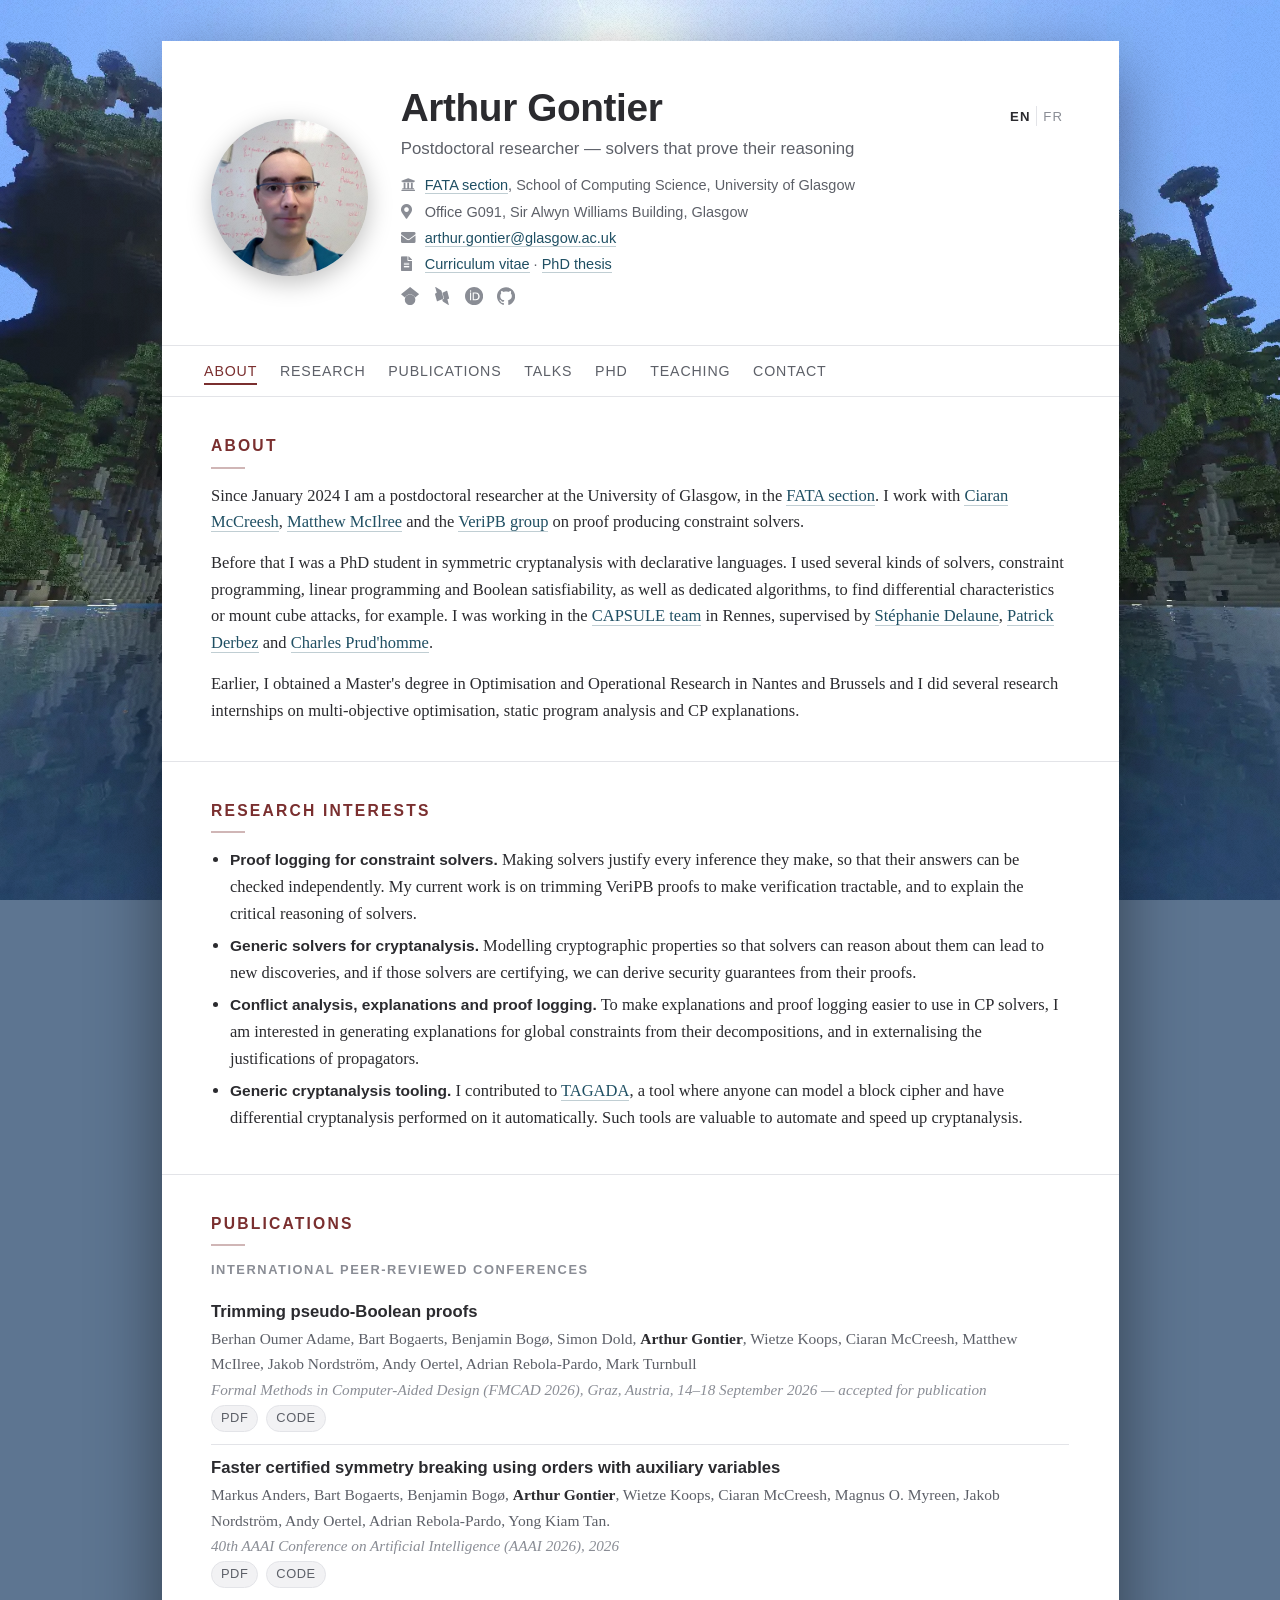
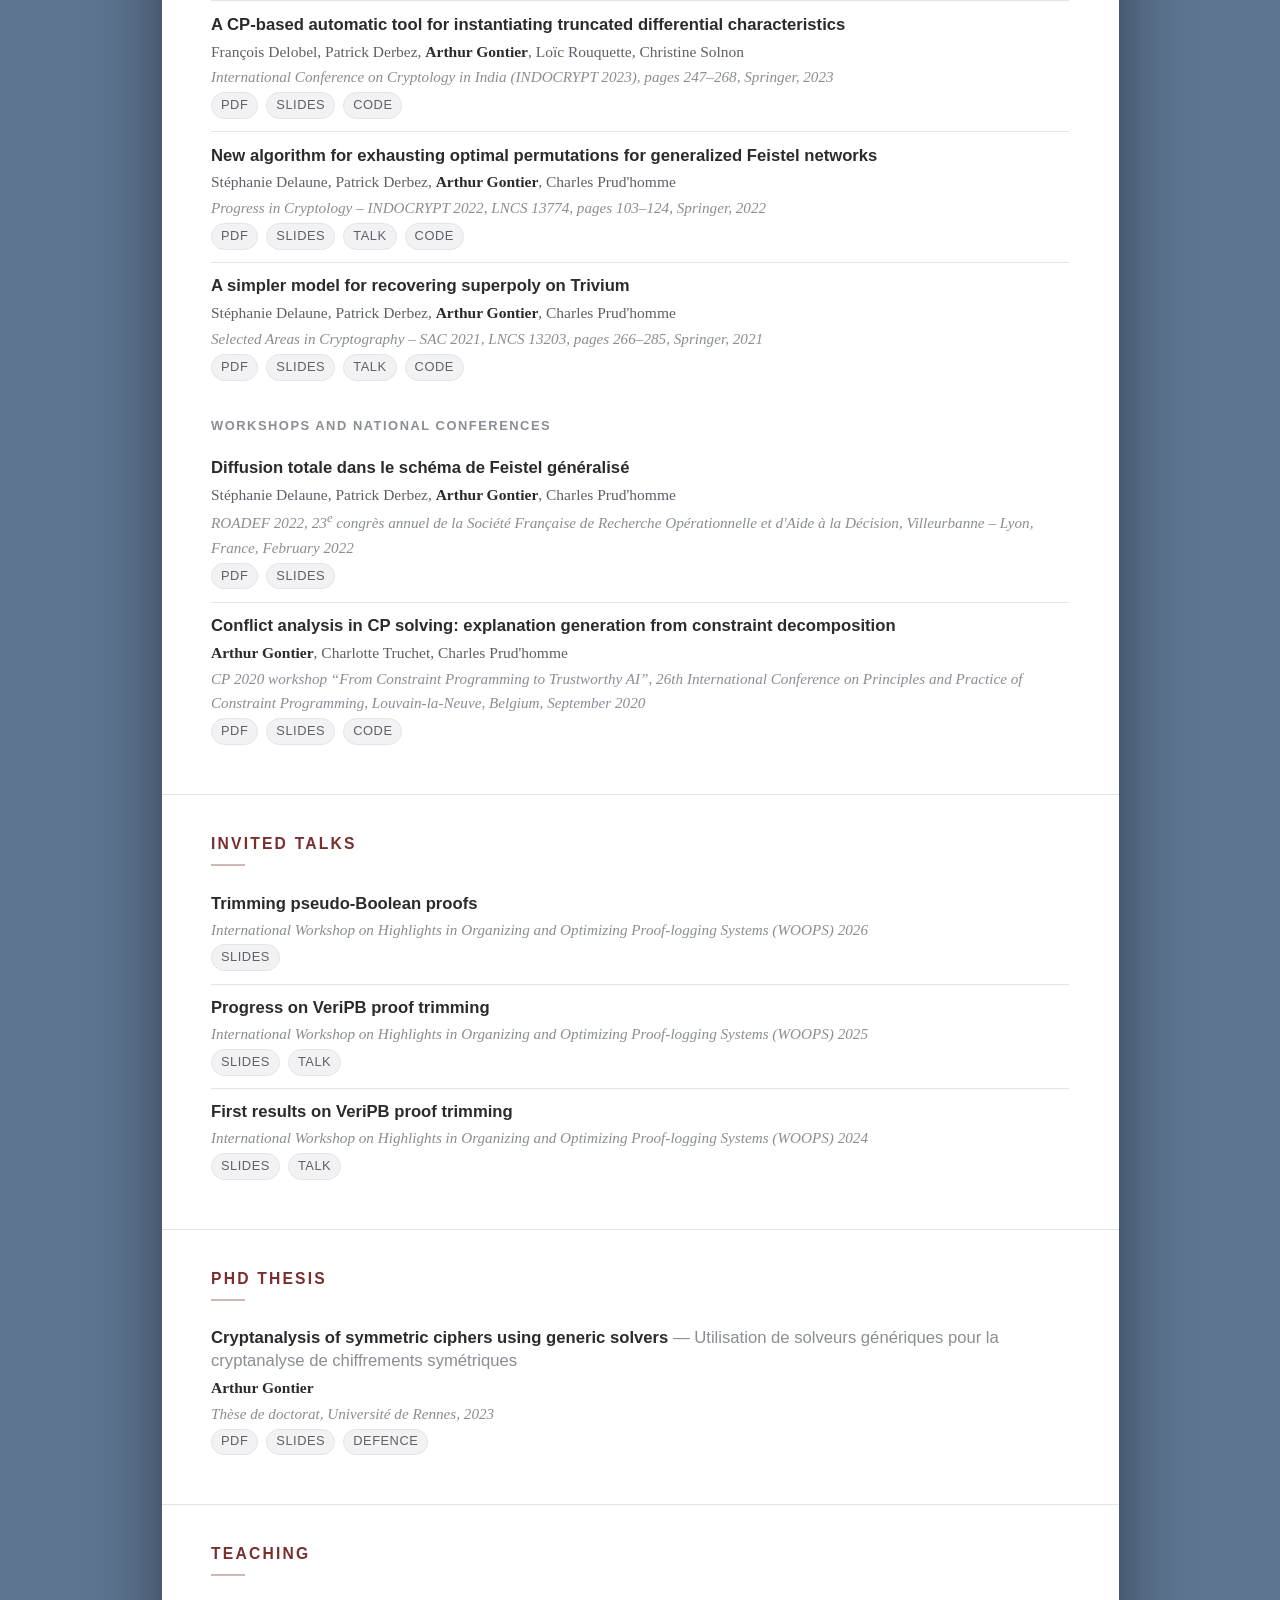
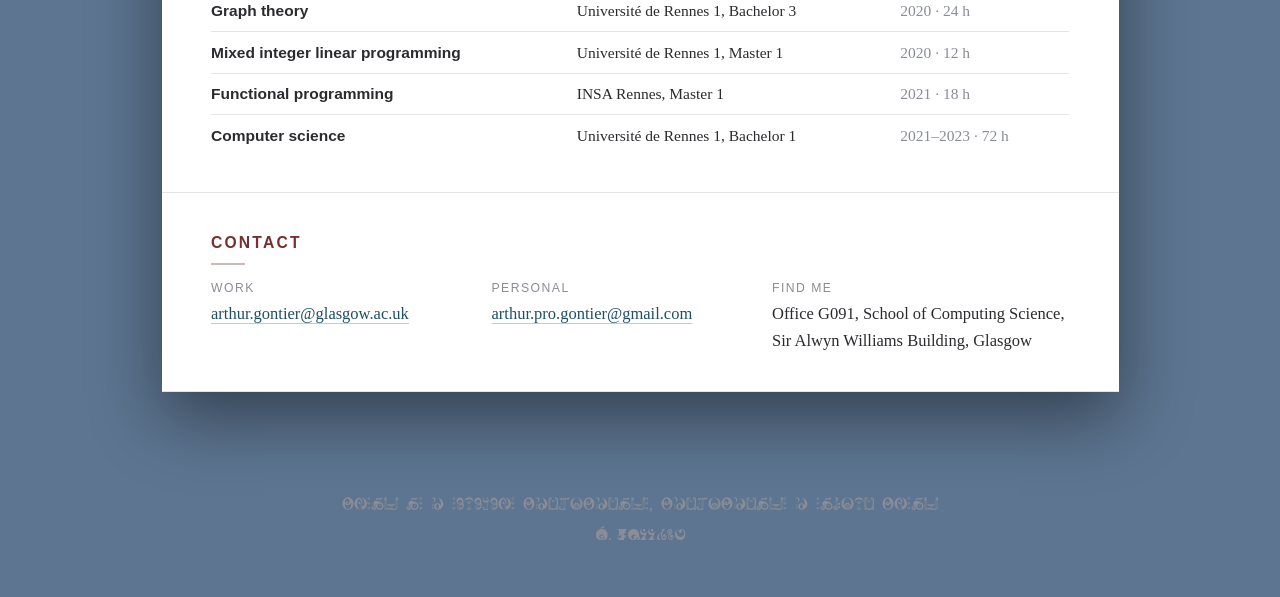
<file: index.html>
<!DOCTYPE HTML>
<html lang="en">
<head>
<title>Arthur Gontier</title>
<meta charset="utf-8" />
<meta name="viewport" content="width=device-width, initial-scale=1" />
<meta name="description" content="Arthur Gontier - postdoctoral researcher, FATA section, University of Glasgow. Constraint solvers, proof logging, cryptanalysis." />
<link rel="icon" href="favicon.ico" sizes="16x16 32x32 48x48" />
<link rel="icon" type="image/png" sizes="32x32" href="favicon-32.png" />
<link rel="icon" type="image/png" sizes="192x192" href="favicon-192.png" />
<link rel="apple-touch-icon" href="apple-touch-icon.png" />
<link rel="canonical" href="https://arthurgontierpro.github.io/" />
<link rel="alternate" hreflang="en" href="https://arthurgontierpro.github.io/" />
<link rel="alternate" hreflang="fr" href="https://arthurgontierpro.github.io/fr/" />
<link rel="alternate" hreflang="x-default" href="https://arthurgontierpro.github.io/" />

<meta property="og:type" content="profile" />
<meta property="og:site_name" content="Arthur Gontier" />
<meta property="og:url" content="https://arthurgontierpro.github.io/" />
<meta property="og:title" content="Arthur Gontier" />
<meta property="og:description" content="Postdoctoral researcher, FATA section, University of Glasgow. Constraint solvers, proof logging, cryptanalysis." />
<meta property="og:image" content="https://arthurgontierpro.github.io/images/me.jpg" />
<meta property="og:image:width" content="480" />
<meta property="og:image:height" content="360" />
<meta property="og:image:alt" content="Arthur Gontier" />
<meta property="og:locale" content="en_GB" />
<meta property="og:locale:alternate" content="fr_FR" />
<meta property="profile:first_name" content="Arthur" />
<meta property="profile:last_name" content="Gontier" />
<meta name="twitter:card" content="summary" />
<meta name="twitter:title" content="Arthur Gontier" />
<meta name="twitter:description" content="Postdoctoral researcher, FATA section, University of Glasgow. Constraint solvers, proof logging, cryptanalysis." />
<meta name="twitter:image" content="https://arthurgontierpro.github.io/images/me.jpg" />
<meta name="twitter:image:alt" content="Arthur Gontier" />

<script>
/* Runs before anything is painted. Adding .js is what switches on the entrance
   animations, so a browser without scripting shows the page as-is instead of a
   blank sheet. The timer is the second half of that guarantee: the reveal
   script at the end of <body> clears it, so if that script never runs to
   completion the page un-hides itself anyway. */
(function (d) {
	var h = d.documentElement;
	h.className = h.className ? h.className + ' js' : 'js';
	window.__revealFailsafe = setTimeout(function () { h.className += ' reveal-all'; }, 3000);
})(document);
</script>
<script>
/* Before the French version had its own URL the language was carried in a query
   string. Those links are still out there, so honour them. */
if (/[?&]lang=fr\b/.test(location.search)) {
	location.replace('fr/' + location.hash);
}
</script>
<link rel="stylesheet" href="assets/css/fontawesome-all.min.css" />
<style>

/* ------------------------------------------------------------------ fonts */

@font-face { font-family: 'mm'; src: url(assets/css/MadokaMusical.ttf) format('truetype'); font-display: swap; }
@font-face { font-family: 'mr'; src: url(assets/css/runes.ttf) format('truetype'); font-display: swap; }

/* ------------------------------------------------------------------ base  */

:root {
	--sheet:      #ffffff;
	--ink:        #2b2b2f;
	--ink-soft:   #5d6068;
	--ink-faint:  #8a8d95;
	--rule:       #e3e4e8;
	--accent:     #7a2f2f;
	--accent-alt: #1f4f63;
	--tag:        #f2f2f4;
	--maxw:       58em;
}

* { box-sizing: border-box; }

html { scroll-behavior: smooth; scroll-padding-top: 4.5em; }

body {
	margin: 0;
	/* Painted immediately (average colour of bg.jpg) so the page is never
	   blank while the photo downloads on a slow connection. */
	background-color: #5d7591;
	background-image: url("assets/css/images/overlay.png"), url("assets/css/images/bg.jpg");
	background-repeat: repeat, no-repeat;
	background-size: auto, cover;
	background-attachment: fixed;
	background-position: center;
	font-family: Georgia, 'Times New Roman', serif;
	font-size: 16.5px;
	line-height: 1.62;
	color: var(--ink);
	-webkit-text-size-adjust: 100%;
}

/* Serve WebP (~135K vs ~198K) where the browser supports it. Declared as an
   override so browsers without image-set() keep the JPEG above. */
@supports (background-image: image-set(url("assets/css/images/bg.webp") type("image/webp"))) {
	body {
		background-image:
			url("assets/css/images/overlay.png"),
			image-set(url("assets/css/images/bg.webp") type("image/webp"),
			          url("assets/css/images/bg.jpg")  type("image/jpeg"));
	}
}

/* Phones/tablets: a 1024px-wide copy (~32K WebP / ~52K JPEG) is plenty at these
   viewport sizes, and background-attachment:fixed is dropped because it forces
   a full-screen repaint on every scroll frame on mobile GPUs. */
@media screen and (max-width: 980px) {
	body {
		background-image: url("assets/css/images/overlay.png"), url("assets/css/images/bg-small.jpg");
		background-attachment: scroll;
	}
}

@supports (background-image: image-set(url("assets/css/images/bg.webp") type("image/webp"))) {
	@media screen and (max-width: 980px) {
		body {
			background-image:
				url("assets/css/images/overlay.png"),
				image-set(url("assets/css/images/bg-small.webp") type("image/webp"),
				          url("assets/css/images/bg-small.jpg")  type("image/jpeg"));
		}
	}
}

/* Users who have asked their browser to save data get the flat colour only. */
@media (prefers-reduced-data: reduce) {
	body { background-image: url("assets/css/images/overlay.png"); }
}

@media screen and (max-width: 736px) { body { font-size: 15.5px; } }

a { color: var(--accent-alt); text-decoration: none; border-bottom: 1px solid rgba(31,79,99,0.28); }
a:hover { color: var(--accent); border-bottom-color: rgba(122,47,47,0.5); }

h1, h2, h3 { font-family: 'Helvetica Neue', Helvetica, Arial, sans-serif; font-weight: 600; letter-spacing: -0.01em; }

/* ------------------------------------------------------------------ shell */

#sheet {
	max-width: var(--maxw);
	margin: 2.5em auto 3.5em auto;
	background: var(--sheet);
	box-shadow: 0 1.5em 4em rgba(0,0,0,0.45);
	transition: opacity 0.9s ease-in-out, transform 0.9s ease-in-out;
}

/* The entrance animations start from opacity:0, so they are applied only once
   the inline head script has set .js on <html>. Without scripting the page is
   simply visible, rather than a permanently blank white sheet. */
html.js #sheet { opacity: 0; transform: translateY(0.6em); }
html.js body.is-ready #sheet { opacity: 1; transform: none; }

@media screen and (max-width: 980px) { #sheet { margin: 0 auto; } }

/* ------------------------------------------------------------------ header */

header.masthead .identity { flex: 1 1 auto; min-width: 0; }

header.masthead {
	display: flex;
	align-items: center;
	gap: 2em;
	padding: 2.75em 3em 2.25em 3em;
	border-bottom: 1px solid var(--rule);
}

header.masthead .portrait {
	position: relative;
	flex: 0 0 auto;
	width: 9.5em;
	height: 9.5em;
	border-radius: 50%;
	overflow: hidden;
	box-shadow: 0 0.4em 1.5em rgba(0,0,0,0.25);
}

header.masthead .portrait img {
	display: block; width: 100%; height: 100%;
	object-fit: cover; object-position: center;
	transition: transform 0.8s ease;
}

header.masthead .portrait:hover img { transform: scale(1.06); }

header.masthead .portrait:after {
	content: ''; position: absolute; inset: 0;
	background: url("assets/css/images/overlay.png");
	opacity: 0.35; pointer-events: none;
}

header.masthead h1 {
	margin: 0 0 0.15em 0;
	font-size: 2.35em;
	line-height: 1.1;
}

header.masthead .role {
	margin: 0 0 0.7em 0;
	font-family: 'Helvetica Neue', Helvetica, Arial, sans-serif;
	font-size: 1.02em;
	color: var(--ink-soft);
}

header.masthead ul.facts {
	list-style: none;
	margin: 0; padding: 0;
	font-family: 'Helvetica Neue', Helvetica, Arial, sans-serif;
	font-size: 0.88em;
	color: var(--ink-soft);
}

header.masthead ul.facts li { margin: 0.2em 0; }

header.masthead ul.facts li.idlinks { display: flex; align-items: center; gap: 0.95em; margin-top: 0.7em; }

header.masthead ul.facts li.idlinks a {
	display: block;
	border: none;
	color: var(--ink-faint);
	transition: color 0.25s ease, transform 0.25s ease;
}

header.masthead ul.facts li.idlinks a:hover { color: var(--accent); transform: translateY(-2px); }

header.masthead ul.facts li.idlinks svg {
	display: block;
	width: 1.25em;
	height: 1.25em;
	fill: currentColor;
}
header.masthead ul.facts li .fas, header.masthead ul.facts li .far { color: var(--ink-faint); width: 1.2em; margin-right: 0.45em; }

/* ------------------------------------------------------------------ nav */

nav#nav {
	position: sticky; top: 0; z-index: 10;
	display: flex; flex-wrap: wrap;
	gap: 0.25em 1.6em;
	padding: 0.75em 3em;
	background: rgba(255,255,255,0.96);
	backdrop-filter: blur(6px);
	border-bottom: 1px solid var(--rule);
	font-family: 'Helvetica Neue', Helvetica, Arial, sans-serif;
	font-size: 0.86em;
	letter-spacing: 0.06em;
	text-transform: uppercase;
}

nav#nav a {
	position: relative;
	color: var(--ink-soft);
	border: none;
	padding: 0.2em 0;
}

nav#nav a:after {
	content: ''; position: absolute; left: 0; bottom: 0;
	height: 2px; width: 100%;
	background: var(--accent);
	transform: scaleX(0); transform-origin: left;
	transition: transform 0.35s ease;
}

nav#nav a:hover, nav#nav a.active { color: var(--accent); }
nav#nav a:hover:after, nav#nav a.active:after { transform: scaleX(1); }

/* ------------------------------------------------------------------ language switch */

.namerow {
	display: flex;
	align-items: baseline;
	justify-content: space-between;
	gap: 1em;
}

#lang { display: flex; align-items: baseline; flex: 0 0 auto; }

#lang a {
	font-family: 'Helvetica Neue', Helvetica, Arial, sans-serif;
	font-size: 0.8em;
	/* <a> inherits the body line-height where a <button> used the UA default;
	   without this the separator rule between EN and FR grows taller. */
	line-height: normal;
	letter-spacing: 0.08em;
	background: none;
	border: none;
	padding: 0.2em 0.45em;
	color: var(--ink-faint);
	cursor: pointer;
	transition: color 0.25s ease;
}

#lang a + a { border-left: 1px solid var(--rule); }
#lang a:hover { color: var(--accent); border-bottom: none; }
#lang a.active { color: var(--ink); font-weight: 600; }

@media screen and (max-width: 736px) { .namerow { justify-content: center; gap: 0.8em; } }

/* ------------------------------------------------------------------ sections */

section {
	padding: 2.2em 3em;
	border-bottom: 1px solid var(--rule);
	transition: opacity 0.7s ease-out, transform 0.7s ease-out;
}

html.js section { opacity: 0; transform: translateY(1.1em); }
html.js section.revealed { opacity: 1; transform: none; }
html.js body.no-anim section { opacity: 1; transform: none; }

/* Failsafe: armed by the head script, disarmed only when the reveal script has
   run to completion. If that script throws, is blocked, or never loads, this
   shows the whole page a few seconds later instead of leaving it blank. */
html.reveal-all #sheet,
html.reveal-all section { opacity: 1 !important; transform: none !important; }

section > h2 {
	margin: 0 0 0.9em 0;
	font-size: 0.95em;
	text-transform: uppercase;
	letter-spacing: 0.14em;
	color: var(--accent);
}

section > h2:after {
	content: '';
	display: block;
	width: 2.2em; height: 2px;
	margin-top: 0.5em;
	background: var(--accent);
	opacity: 0.35;
}

section p { margin: 0 0 0.85em 0; }
section p:last-child { margin-bottom: 0; }

ul.interests { margin: 0; padding-left: 1.15em; }
ul.interests li { margin: 0.35em 0; }
ul.interests li b { font-family: 'Helvetica Neue', Helvetica, Arial, sans-serif; font-size: 0.94em; }

/* ------------------------------------------------------------------ publications */

ol.pubs { list-style: none; margin: 0; padding: 0; }

/* Group headings inside a section: clearly subordinate to the section's own h2,
   which is why they are smaller and faint rather than accent-coloured. */
section > h3 {
	margin: 1.75em 0 0.6em 0;
	font-family: 'Helvetica Neue', Helvetica, Arial, sans-serif;
	font-weight: 600;
	font-size: 0.78em;
	text-transform: uppercase;
	letter-spacing: 0.12em;
	color: var(--ink-faint);
}

section > h3:first-of-type { margin-top: 0; }

ol.pubs > li {
	position: relative;
	padding: 0.75em 0 0.75em 0;
	border-top: 1px solid var(--rule);
	transition: background 0.25s ease;
}

ol.pubs > li:first-child { border-top: none; }
ol.pubs > li:hover { background: #fbfbfc; }

.pub-title {
	display: block;
	font-family: 'Helvetica Neue', Helvetica, Arial, sans-serif;
	font-weight: 600;
	font-size: 1.01em;
	line-height: 1.35;
	margin-bottom: 0.15em;
}

.pub-authors { display: block; font-size: 0.94em; color: var(--ink-soft); }
.pub-authors .me { color: var(--ink); font-weight: bold; }
.pub-venue { display: block; font-size: 0.92em; color: var(--ink-faint); font-style: italic; margin-top: 0.1em; }

.pub-links { margin-top: 0.4em; font-family: 'Helvetica Neue', Helvetica, Arial, sans-serif; font-size: 0.78em; }

.pub-links a {
	display: inline-block;
	margin: 0.18em 0.35em 0 0;
	padding: 0.15em 0.7em;
	border: 1px solid var(--rule);
	border-radius: 2em;
	background: var(--tag);
	color: var(--ink-soft);
	letter-spacing: 0.04em;
	text-transform: uppercase;
	transition: background 0.2s ease, color 0.2s ease, border-color 0.2s ease, transform 0.2s ease;
}

.pub-links a:hover {
	background: var(--accent);
	border-color: var(--accent);
	color: #fff;
	transform: translateY(-1px);
}

/* ------------------------------------------------------------------ teaching table */

table.teaching { width: 100%; border-collapse: collapse; font-size: 0.94em; }
table.teaching td { padding: 0.5em 0.8em 0.5em 0; border-bottom: 1px solid var(--rule); vertical-align: top; }
table.teaching tr:last-child td { border-bottom: none; }
table.teaching td.course { font-family: 'Helvetica Neue', Helvetica, Arial, sans-serif; font-weight: 600; }
table.teaching td.meta { color: var(--ink-faint); white-space: nowrap; }

/* ------------------------------------------------------------------ contact */

.contact-grid { display: flex; flex-wrap: wrap; gap: 1.5em 3em; }
.contact-grid div { min-width: 14em; }
.contact-grid .label {
	display: block;
	font-family: 'Helvetica Neue', Helvetica, Arial, sans-serif;
	font-size: 0.74em; text-transform: uppercase; letter-spacing: 0.12em;
	color: var(--ink-faint); margin-bottom: 0.2em;
}

/* ------------------------------------------------------------------ footer */

#footer {
	padding: 1.6em 3em 2em 3em;
	text-align: center;
	color: var(--ink-faint);
	font-size: 0.95em;
}

#footer .quote { font-family: 'mm'; line-height: 1.9; }
#footer .quote i { font-family: 'mr'; font-style: normal; }

/* ------------------------------------------------------------------ top link */

#totop {
	position: fixed; right: 1.4em; bottom: 1.4em; z-index: 20;
	width: 2.6em; height: 2.6em; line-height: 2.6em;
	text-align: center;
	background: rgba(0,0,0,0.62);
	color: #fff; border: none; border-radius: 50%;
	opacity: 0; pointer-events: none;
	transition: opacity 0.4s ease, transform 0.4s ease, background 0.25s ease;
	transform: translateY(0.6em);
}

#totop.show { opacity: 1; pointer-events: auto; transform: none; }
#totop:hover { background: var(--accent); color: #fff; }

/* ------------------------------------------------------------------ small screens */

@media screen and (max-width: 736px) {
	header.masthead { flex-direction: column; text-align: center; gap: 1.2em; padding: 2em 1.5em 1.5em 1.5em; }
	header.masthead ul.facts { text-align: left; display: inline-block; }
	nav#nav { padding: 0.6em 1.5em; gap: 0.2em 1.1em; font-size: 0.78em; }
	section, #footer { padding-left: 1.5em; padding-right: 1.5em; }
}

@media (prefers-reduced-motion: reduce) {
	html { scroll-behavior: auto; }
	html #sheet, html section,
	html.js #sheet, html.js section { transition: none; opacity: 1; transform: none; }
}

</style>
</head>
<body class="is-preload">

<div id="sheet">

	<!-- Masthead -->
	<header class="masthead">
		<div class="portrait"><picture>
			<source srcset="images/me.webp" type="image/webp" />
			<img src="images/me.jpg" alt="Arthur Gontier" width="480" height="360" decoding="async" />
		</picture></div>
		<div class="identity">
			<div class="namerow">
				<h1>Arthur Gontier</h1>
				<span id="lang"><a href="./" hreflang="en" class="active" aria-current="page">EN</a><a href="fr/" hreflang="fr">FR</a></span>
			</div>
			<p class="role">Postdoctoral researcher &mdash; solvers that prove their reasoning</p>
			<ul class="facts">
				<li><span class="fas fa-university"></span><a href="https://www.gla.ac.uk/schools/computing/research/researchsections/fata-section/">FATA section</a>, School of Computing Science, University of Glasgow</li>
				<li><span class="fas fa-map-marker-alt"></span>Office G091, Sir Alwyn Williams Building, Glasgow</li>
				<li><span class="fas fa-envelope"></span><a href="mailto:arthur.gontier@glasgow.ac.uk">arthur.gontier@glasgow.ac.uk</a></li>
				<li><span class="fas fa-file-alt"></span><a href="pdf/CV.pdf">Curriculum vitae</a> &middot; <a href="https://ged.univ-rennes1.fr/nuxeo/site/esupversions/d53e58d8-c471-46ff-90b6-c5138ef141b2?inline">PhD thesis</a></li>
				<li class="idlinks">
					<a href="https://scholar.google.com/citations?user=yz2kLeUAAAAJ&amp;hl=fr&amp;oi=ao" title="Google Scholar" aria-label="Google Scholar"><svg viewBox="0 0 24 24" role="img" aria-hidden="true" focusable="false"><path d="M5.242 13.769L0 9.5 12 0l12 9.5-5.242 4.269C17.548 11.249 14.978 9.5 12 9.5c-2.977 0-5.548 1.748-6.758 4.269zM12 10a7 7 0 1 0 0 14 7 7 0 0 0 0-14z"/></svg></a>
					<a href="https://dblp.org/pid/303/4357.html" title="DBLP" aria-label="DBLP"><svg viewBox="0 0 24 24" role="img" aria-hidden="true" focusable="false"><path d="M3.075.002c-.096.013-.154.092-.094.31L4.97 7.73 3.1 8.6s-.56.26-.4.85l2.45 9.159s.16.59.72.33l6.169-2.869 1.3-.61s.52-.24.42-.79l-.01-.06-1.13-4.22-.658-2.45-.672-2.49v-.04s-.16-.59-.84-1L3.5.141s-.265-.16-.425-.139zM18.324 5.03a.724.724 0 0 0-.193.06l-5.602 2.6.862 3.2 1.09 4.08.01.06c.05.47-.411.79-.411.79l-1.88.87.5 1.89.04.1c.07.17.28.6.81.91l6.95 4.269s.68.41.52-.17l-1.981-7.4 1.861-.86s.56-.26.4-.85L18.85 5.42s-.116-.452-.526-.39z"/></svg></a>
					<a href="https://orcid.org/0000-0002-9579-5584" title="ORCID" aria-label="ORCID"><svg viewBox="0 0 24 24" role="img" aria-hidden="true" focusable="false"><path fill-rule="evenodd" d="M12 0C5.372 0 0 5.372 0 12s5.372 12 12 12 12-5.372 12-12S18.628 0 12 0zM7.369 4.378c.525 0 .947.431.947.947 0 .525-.422.947-.947.947a.95.95 0 0 1-.947-.947c0-.516.422-.947.947-.947zm-.722 3.038h1.444v10.041H6.647V7.416zm3.562 0h3.9c3.712 0 5.344 2.653 5.344 5.025 0 2.578-2.016 5.025-5.325 5.025h-3.919V7.416zm1.444 1.303v7.444h2.297c2.359 0 3.588-1.444 3.588-3.722 0-2.081-1.088-3.722-3.588-3.722h-2.297z"/></svg></a>
					<a href="https://github.com/ArthurGontierPro" title="GitHub" aria-label="GitHub"><svg viewBox="0 0 24 24" role="img" aria-hidden="true" focusable="false"><path d="M12 .297c-6.63 0-12 5.373-12 12 0 5.303 3.438 9.8 8.205 11.385.6.113.82-.258.82-.577 0-.285-.01-1.04-.015-2.04-3.338.724-4.042-1.61-4.042-1.61C4.422 18.07 3.633 17.7 3.633 17.7c-1.087-.744.084-.729.084-.729 1.205.084 1.838 1.236 1.838 1.236 1.07 1.835 2.809 1.305 3.495.998.108-.776.417-1.305.76-1.605-2.665-.3-5.466-1.332-5.466-5.93 0-1.31.465-2.38 1.235-3.22-.135-.303-.54-1.523.105-3.176 0 0 1.005-.322 3.3 1.23.96-.267 1.98-.399 3-.405 1.02.006 2.04.138 3 .405 2.28-1.552 3.285-1.23 3.285-1.23.645 1.653.24 2.873.12 3.176.765.84 1.23 1.91 1.23 3.22 0 4.61-2.805 5.625-5.475 5.92.42.36.81 1.096.81 2.22 0 1.606-.015 2.896-.015 3.286 0 .315.21.69.825.57C20.565 22.092 24 17.592 24 12.297c0-6.627-5.373-12-12-12"/></svg></a>
				</li>
			</ul>
		</div>
	</header>

	<!-- Nav -->
	<nav id="nav">
		<a href="#about">About</a>
		<a href="#research">Research</a>
		<a href="#publications">Publications</a>
		<a href="#talks">Talks</a>
		<a href="#phd">PhD</a>
		<a href="#teaching">Teaching</a>
		<a href="#contact">Contact</a>
	</nav>

	<!-- About -->
	<section id="about">
		<h2>About</h2>
		<p>
		Since January 2024 I am a postdoctoral researcher at the University of Glasgow, in the
		<a href="https://www.gla.ac.uk/schools/computing/research/researchsections/fata-section/">FATA section</a>.
		I work with <a href="https://ciaranm.github.io/">Ciaran McCreesh</a>,
		<a href="https://matthewmcilree.com/">Matthew McIlree</a> and the
		<a href="https://veripb.github.io/">VeriPB group</a> on proof producing constraint solvers.
		</p>
		<p>
		Before that I was a PhD student in symmetric cryptanalysis with declarative languages. I used several kinds of solvers, constraint programming, linear programming and Boolean satisfiability, as well as dedicated algorithms, to find differential characteristics or mount cube attacks, for example.
		I was working in the
		<a href="https://team.inria.fr/capsule/">CAPSULE team</a> in Rennes, supervised by
		<a href="https://people.irisa.fr/Stephanie.Delaune/">St&eacute;phanie Delaune</a>,
		<a href="http://people.irisa.fr/Patrick.Derbez/">Patrick Derbez</a> and
		<a href="https://cprudhom.github.io/">Charles Prud'homme</a>.
		</p>
		<p>
		Earlier, I obtained a Master's degree in Optimisation and Operational Research in Nantes and Brussels and I did several research internships on multi-objective optimisation,
		static program analysis and CP explanations.
		</p>
	</section>

	<!-- Research -->
	<section id="research">
		<h2>Research interests</h2>
		<ul class="interests">
			<li><b>Proof logging for constraint solvers.</b> Making solvers justify every inference they make, so that their answers can be checked independently. My current work is on trimming VeriPB proofs to make verification tractable, and to explain the critical reasoning of solvers.</li>
			<li><b>Generic solvers for cryptanalysis.</b> Modelling cryptographic properties so that solvers can reason about them can lead to new discoveries, and if those solvers are certifying, we can derive security guarantees from their proofs.</li>
			<li><b>Conflict analysis, explanations and proof logging.</b> To make explanations and proof logging easier to use in CP solvers, I am interested in generating explanations for global constraints from their decompositions, and in externalising the justifications of propagators.</li>
			<li><b>Generic cryptanalysis tooling.</b> I contributed to <a href="https://gitlab.limos.fr/iia_lulibral/tagada">TAGADA</a>, a tool where anyone can model a block cipher and have differential cryptanalysis performed on it automatically. Such tools are valuable to automate and speed up cryptanalysis.</li>
		</ul>
	</section>

	<!-- Publications -->
	<section id="publications">
		<h2>Publications</h2>

		<h3>International peer-reviewed conferences</h3>
		<ol class="pubs">

			<li>
				<span class="pub-title">Trimming pseudo-Boolean proofs</span>
				<span class="pub-authors">Berhan Oumer Adame, Bart Bogaerts, Benjamin Bog&oslash;, Simon Dold, <span class="me">Arthur Gontier</span>, Wietze Koops, Ciaran McCreesh, Matthew McIlree, Jakob Nordstr&ouml;m, Andy Oertel, Adrian Rebola&#8209;Pardo, Mark Turnbull</span>
				<span class="pub-venue">Formal Methods in Computer-Aided Design (FMCAD 2026), Graz, Austria, 14&ndash;18 September 2026 &mdash; accepted for publication</span>
				<span class="pub-links">
					<a href="https://jakobnordstrom.se/docs/publications/TrimmingPseudo-BooleanProofs_FMCAD.pdf">pdf</a>
					<a href="https://zenodo.org/records/20136181">code</a>
				</span>
			</li>

			<li>
				<span class="pub-title">Faster certified symmetry breaking using orders with auxiliary variables</span>
				<span class="pub-authors">Markus Anders, Bart Bogaerts, Benjamin Bog&oslash;, <span class="me">Arthur Gontier</span>, Wietze Koops, Ciaran McCreesh, Magnus O. Myreen, Jakob Nordstr&ouml;m, Andy Oertel, Adrian Rebola&#8209;Pardo, Yong Kiam Tan.</span>
				<span class="pub-venue">40th AAAI Conference on Artificial Intelligence (AAAI 2026), 2026</span>
				<span class="pub-links">
					<a href="https://ciaranm.github.io/papers/aaai2026-symmetries.pdf">pdf</a>
					<a href="https://github.com/markusa4/satsuma">code</a>
				</span>
			</li>

			<li>
				<span class="pub-title">A CP-based automatic tool for instantiating truncated differential characteristics</span>
				<span class="pub-authors">Fran&ccedil;ois Delobel, Patrick Derbez, <span class="me">Arthur Gontier</span>, Lo&iuml;c Rouquette, Christine Solnon</span>
				<span class="pub-venue">International Conference on Cryptology in India (INDOCRYPT 2023), pages 247&ndash;268, Springer, 2023</span>
				<span class="pub-links">
					<a href="https://eprint.iacr.org/2023/1831.pdf">pdf</a>
					<a href="pdf/Slides2023TAGADA.pdf">slides</a>
					<a href="https://gitlab.com/tagada-framework/tagada">code</a>
				</span>
			</li>

			<li>
				<span class="pub-title">New algorithm for exhausting optimal permutations for generalized Feistel networks</span>
				<span class="pub-authors">St&eacute;phanie Delaune, Patrick Derbez, <span class="me">Arthur Gontier</span>, Charles Prud'homme</span>
				<span class="pub-venue">Progress in Cryptology &ndash; INDOCRYPT 2022, LNCS 13774, pages 103&ndash;124, Springer, 2022</span>
				<span class="pub-links">
					<a href="https://eprint.iacr.org/2023/023.pdf">pdf</a>
					<a href="pdf/Slides2022Feistel.pdf">slides</a>
					<a href="https://www.youtube.com/live/6canW5at3e4?feature=share&amp;t=1534">talk</a>
					<a href="https://gitlab.inria.fr/agontier/ANewAlgoForGFN">code</a>
				</span>
			</li>

			<li>
				<span class="pub-title">A simpler model for recovering superpoly on Trivium</span>
				<span class="pub-authors">St&eacute;phanie Delaune, Patrick Derbez, <span class="me">Arthur Gontier</span>, Charles Prud'homme</span>
				<span class="pub-venue">Selected Areas in Cryptography &ndash; SAC 2021, LNCS 13203, pages 266&ndash;285, Springer, 2021</span>
				<span class="pub-links">
					<a href="https://eprint.iacr.org/2021/1191.pdf">pdf</a>
					<a href="pdf/Slides2021Trivium.pdf">slides</a>
					<a href="https://youtu.be/UV7X9zJOJsw">talk</a>
					<a href="https://gitlab.inria.fr/agontier/trivium-superpoly">code</a>
				</span>
			</li>

		</ol>

		<h3>Workshops and national conferences</h3>
		<ol class="pubs">

			<li>
				<span class="pub-title">Diffusion totale dans le sch&eacute;ma de Feistel g&eacute;n&eacute;ralis&eacute;</span>
				<span class="pub-authors">St&eacute;phanie Delaune, Patrick Derbez, <span class="me">Arthur Gontier</span>, Charles Prud'homme</span>
				<span class="pub-venue">ROADEF 2022, 23<sup>e</sup> congr&egrave;s annuel de la Soci&eacute;t&eacute; Fran&ccedil;aise de Recherche Op&eacute;rationnelle et d'Aide &agrave; la D&eacute;cision, Villeurbanne &ndash; Lyon, France, February 2022</span>
				<span class="pub-links">
					<a href="https://hal.science/hal-03595277v1/document">pdf</a>
					<a href="pdf/Slides2022ROADEF.pdf">slides</a>
				</span>
			</li>

			<li>
				<span class="pub-title">Conflict analysis in CP solving: explanation generation from constraint decomposition</span>
				<span class="pub-authors"><span class="me">Arthur Gontier</span>, Charlotte Truchet, Charles Prud'homme</span>
				<span class="pub-venue">CP 2020 workshop &ldquo;From Constraint Programming to Trustworthy AI&rdquo;, 26th International Conference on Principles and Practice of Constraint Programming, Louvain-la-Neuve, Belgium, September 2020</span>
				<span class="pub-links">
					<a href="https://hal.science/hal-03179630v1/document">pdf</a>
					<a href="pdf/Slides2023ROADEF.pdf">slides</a>
					<a href="https://github.com/ArthurGontierPro/Explaining-Global-Constraints-from-Decompositions">code</a>
				</span>
			</li>

		</ol>
	</section>

	<!-- Talks -->
	<section id="talks">
		<h2>Invited talks</h2>
		<ol class="pubs">
			<li>
				<span class="pub-title">Trimming pseudo-Boolean proofs</span>
				<span class="pub-venue">International Workshop on Highlights in Organizing and Optimizing Proof-logging Systems (WOOPS) 2026</span>
				<span class="pub-links">
					<a href="pdf/Slides2026WOOPS.pdf">slides</a>
				</span>
			</li>
			<li>
				<span class="pub-title">Progress on VeriPB proof trimming</span>
				<span class="pub-venue">International Workshop on Highlights in Organizing and Optimizing Proof-logging Systems (WOOPS) 2025</span>
				<span class="pub-links">
					<a href="https://jakobnordstrom.se/WHOOPS25/slides/ArthurGontier.pdf">slides</a>
					<a href="https://youtu.be/LCgSG3CgfSI?si=UosExFefs8ZayO6G">talk</a>
				</span>
			</li>
			<li>
				<span class="pub-title">First results on VeriPB proof trimming</span>
				<span class="pub-venue">International Workshop on Highlights in Organizing and Optimizing Proof-logging Systems (WOOPS) 2024</span>
				<span class="pub-links">
					<a href="https://jakobnordstrom.se/WHOOPS24/slides/ArthurGontier.pdf">slides</a>
					<a href="https://youtu.be/nCRxQUi-xrs?si=h8WxoOQUjxHEijkP">talk</a>
				</span>
			</li>
		</ol>
	</section>

	<!-- PhD -->
	<section id="phd">
		<h2>PhD thesis</h2>
		<ol class="pubs">
			<li>
				<span class="pub-title">Cryptanalysis of symmetric ciphers using generic solvers <span style="font-weight:400;color:var(--ink-faint)">&mdash; Utilisation de solveurs g&eacute;n&eacute;riques pour la cryptanalyse de chiffrements sym&eacute;triques</span></span>
				<span class="pub-authors"><span class="me">Arthur Gontier</span></span>
				<span class="pub-venue">Th&egrave;se de doctorat, Universit&eacute; de Rennes, 2023</span>
				<span class="pub-links">
					<a href="https://ged.univ-rennes1.fr/nuxeo/site/esupversions/d53e58d8-c471-46ff-90b6-c5138ef141b2?inline">pdf</a>
					<a href="pdf/Slides2023PhD.pdf">slides</a>
					<a href="https://www.youtube.com/live/4HPEH43bKuc?si=TzZlYB9girkBYrjC&amp;t=4254">defence</a>
				</span>
			</li>
		</ol>
	</section>

	<!-- Teaching -->
	<section id="teaching">
		<h2>Teaching</h2>
		<table class="teaching">
			<tr><td class="course">Graph theory</td><td>Universit&eacute; de Rennes 1, Bachelor 3</td><td class="meta">2020 &middot; 24 h</td></tr>
			<tr><td class="course">Mixed integer linear programming</td><td>Universit&eacute; de Rennes 1, Master 1</td><td class="meta">2020 &middot; 12 h</td></tr>
			<tr><td class="course">Functional programming</td><td>INSA Rennes, Master 1</td><td class="meta">2021 &middot; 18 h</td></tr>
			<tr><td class="course">Computer science</td><td>Universit&eacute; de Rennes 1, Bachelor 1</td><td class="meta">2021&ndash;2023 &middot; 72 h</td></tr>
		</table>
	</section>

	<!-- Contact -->
	<section id="contact">
		<h2>Contact</h2>
		<div class="contact-grid">
			<div>
				<span class="label">Work</span>
				<a href="mailto:arthur.gontier@glasgow.ac.uk">arthur.gontier@glasgow.ac.uk</a>
			</div>
			<div>
				<span class="label">Personal</span>
				<a href="mailto:arthur.pro.gontier@gmail.com">arthur.pro.gontier@gmail.com</a>
			</div>
			<div>
				<span class="label">Find me</span>
				<span>Office G091, School of Computing Science,<br />
				Sir Alwyn Williams Building, Glasgow</span>
			</div>
		</div>
	</section>
</div>
	<!-- Footer -->
	<div id="footer">
		<p class="quote">Music is a sonorous mathematics, mathematics a silent music<br /><i>&Eacute;. Herriot</i></p>
	</div>

<a href="#" id="totop" class="fas fa-chevron-up" aria-label="Back to top"></a>

<script>
(function () {
	var body = document.body;

	// Fade the sheet in. This script sits at the end of <body>, so the document is
	// already parsed; waiting for `load` would keep the page hidden behind any
	// slow image or webfont.
	setTimeout(function () { body.classList.remove('is-preload'); body.classList.add('is-ready'); }, 60);

	var sections = Array.prototype.slice.call(document.querySelectorAll('section'));
	var links = Array.prototype.slice.call(document.querySelectorAll('#nav a'));
	var totop = document.getElementById('totop');

	// Reveal sections as they scroll into view.
	if ('IntersectionObserver' in window) {
		var reveal = new IntersectionObserver(function (entries) {
			entries.forEach(function (e) {
				if (e.isIntersecting) { e.target.classList.add('revealed'); reveal.unobserve(e.target); }
			});
		}, { rootMargin: '0px 0px -8% 0px', threshold: 0.06 });
		sections.forEach(function (s) { reveal.observe(s); });
	} else {
		body.classList.add('no-anim');
	}

	// Highlight the section currently being read.
	function sync() {
		var line = window.innerHeight * 0.28;
		var current = sections[0];
		sections.forEach(function (s) { if (s.getBoundingClientRect().top <= line) current = s; });
		links.forEach(function (a) { a.classList.toggle('active', a.getAttribute('href') === '#' + current.id); });
		totop.classList.toggle('show', window.scrollY > 400);
	}

	var ticking = false;
	window.addEventListener('scroll', function () {
		if (ticking) return;
		ticking = true;
		window.requestAnimationFrame(function () { sync(); ticking = false; });
	}, { passive: true });
	window.addEventListener('resize', sync);
	sync();

	totop.addEventListener('click', function (e) {
		e.preventDefault();
		window.scrollTo({ top: 0, behavior: 'smooth' });
	});

	// Everything set up: the page can no longer get stuck hidden.
	clearTimeout(window.__revealFailsafe);
})();
</script>

</body>
</html>
</file>
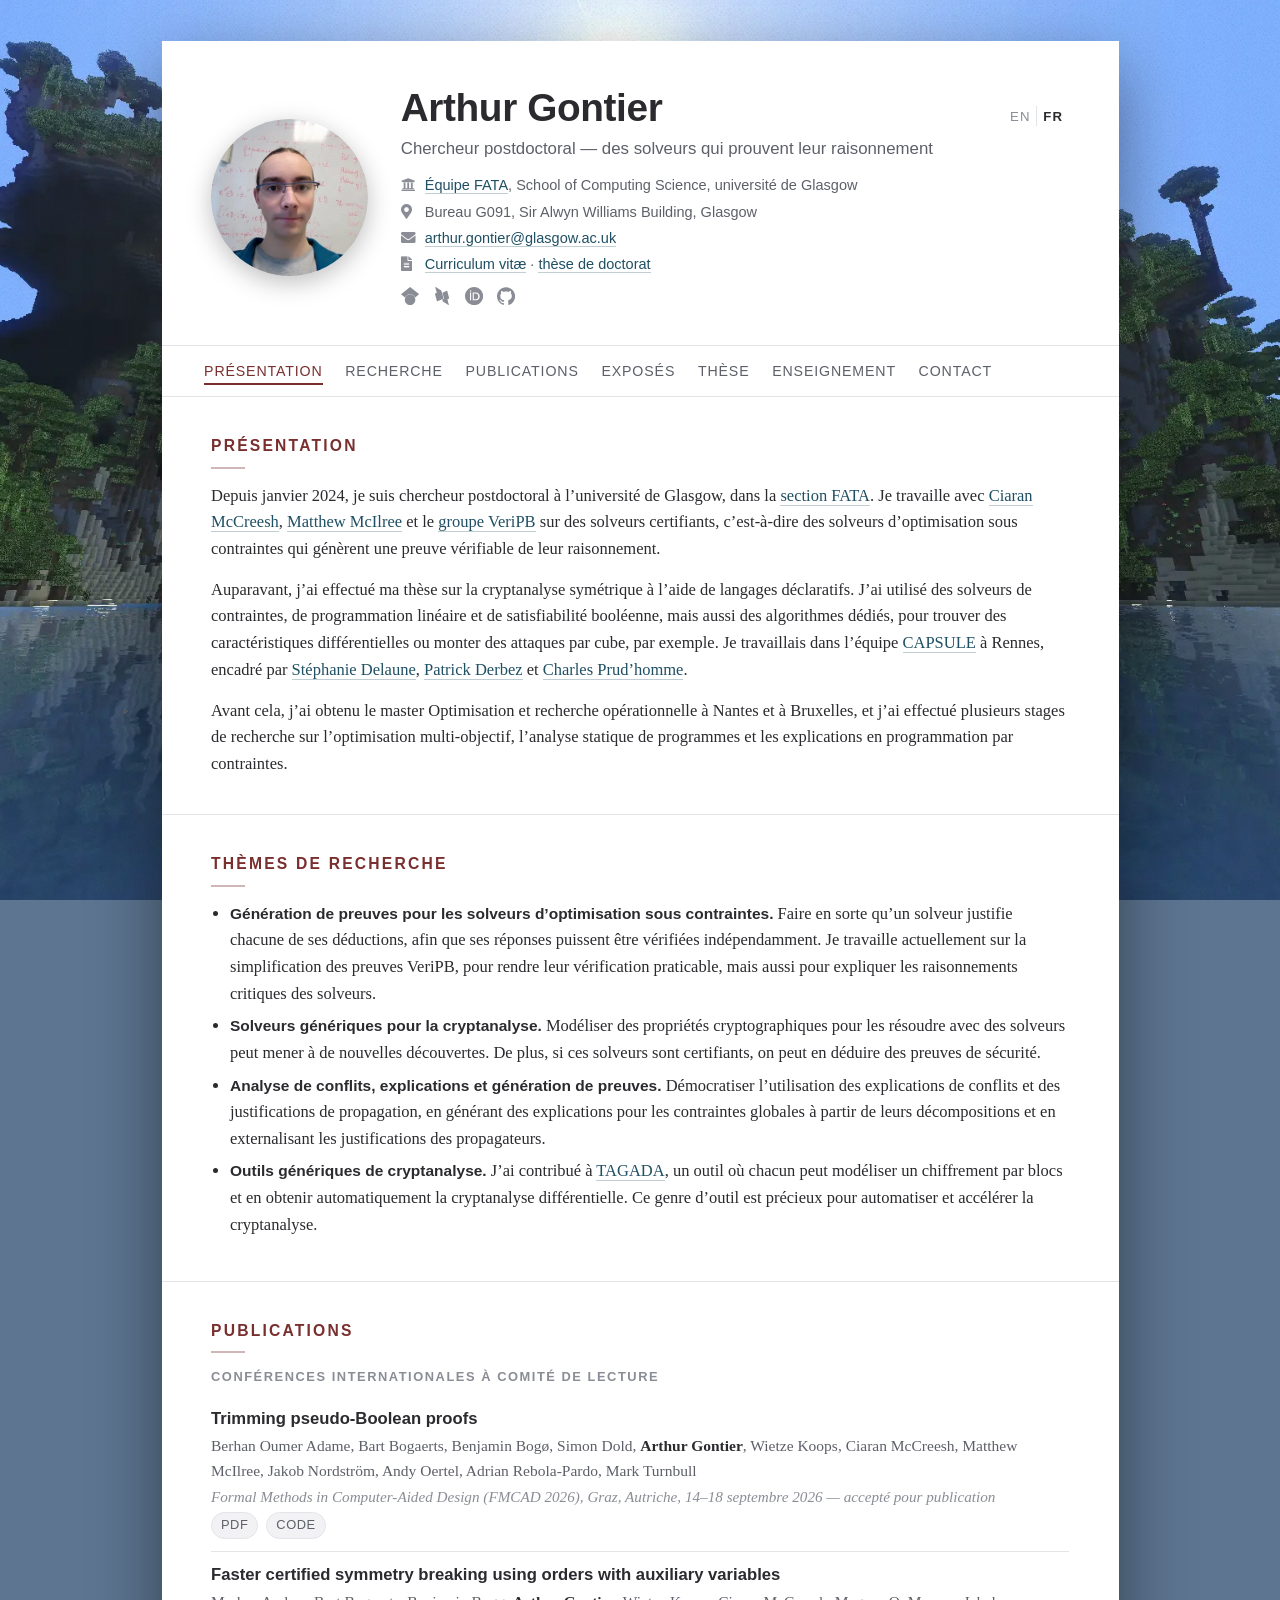
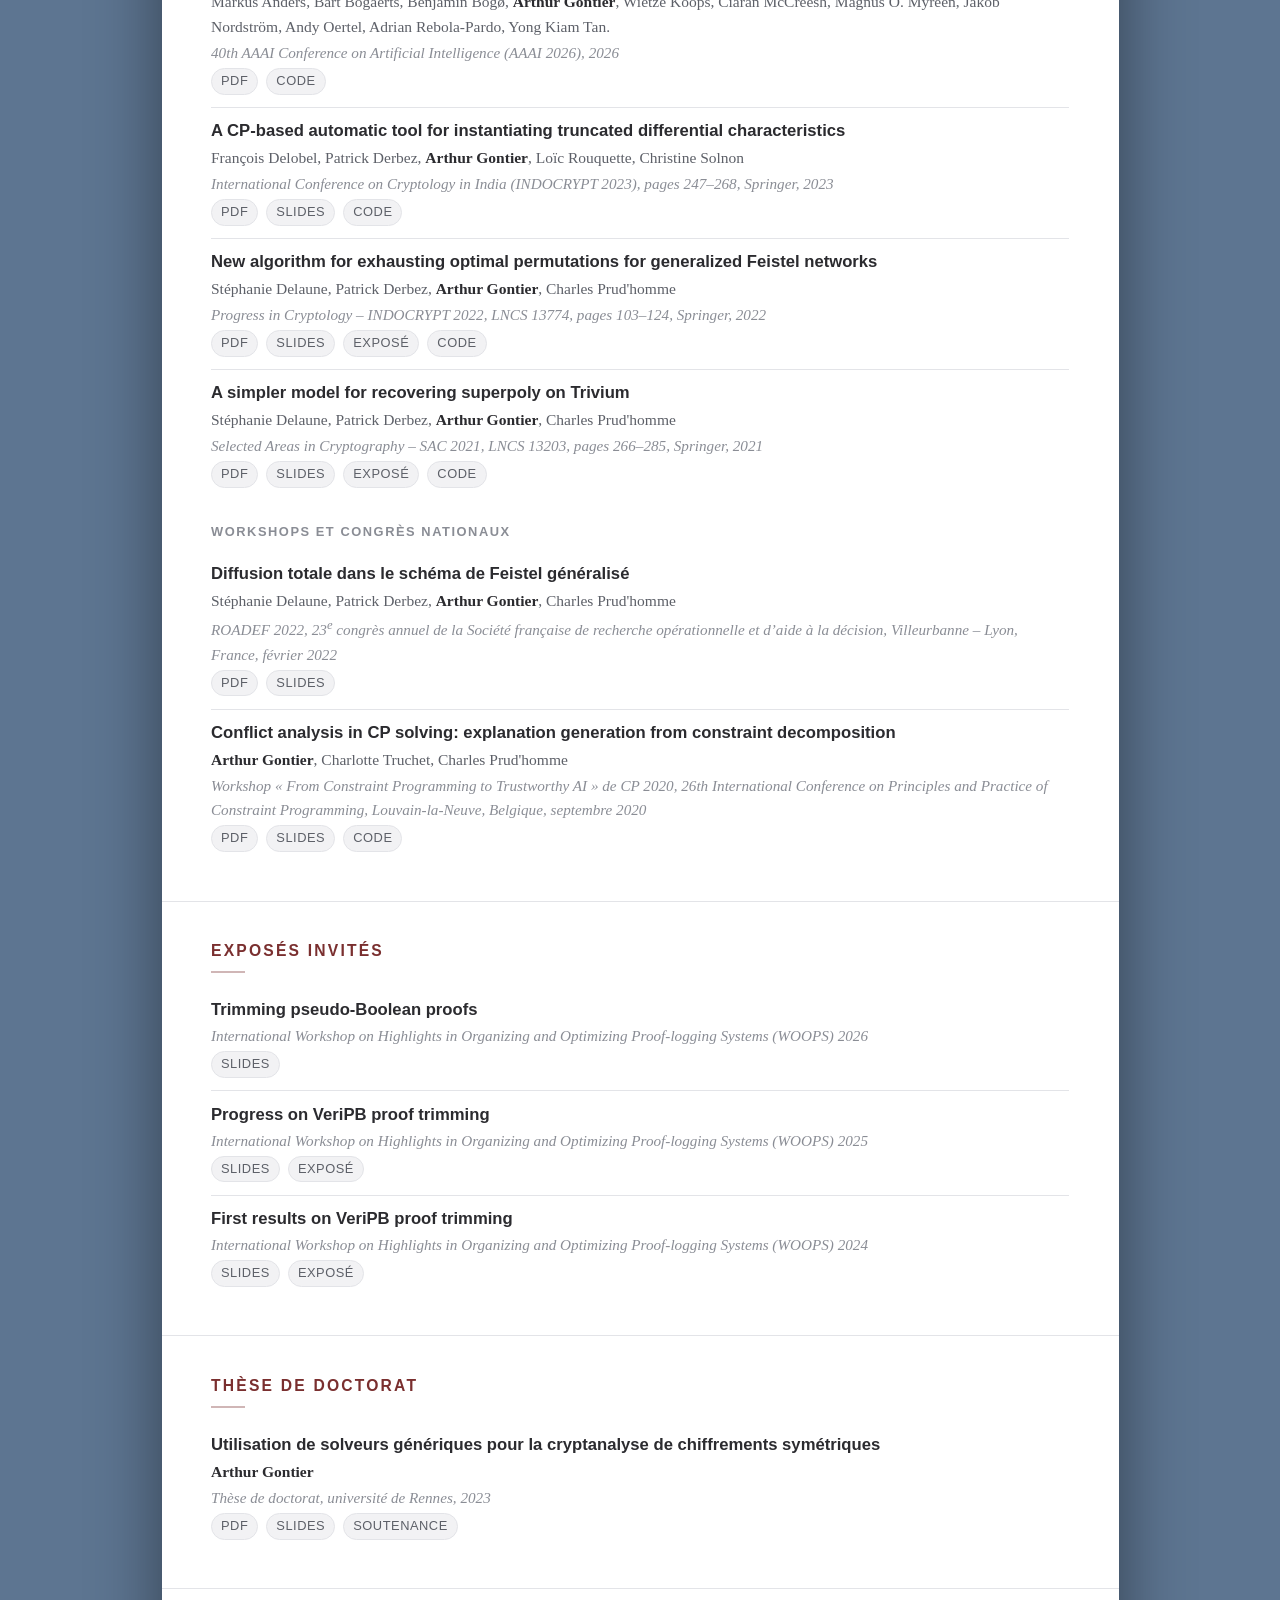
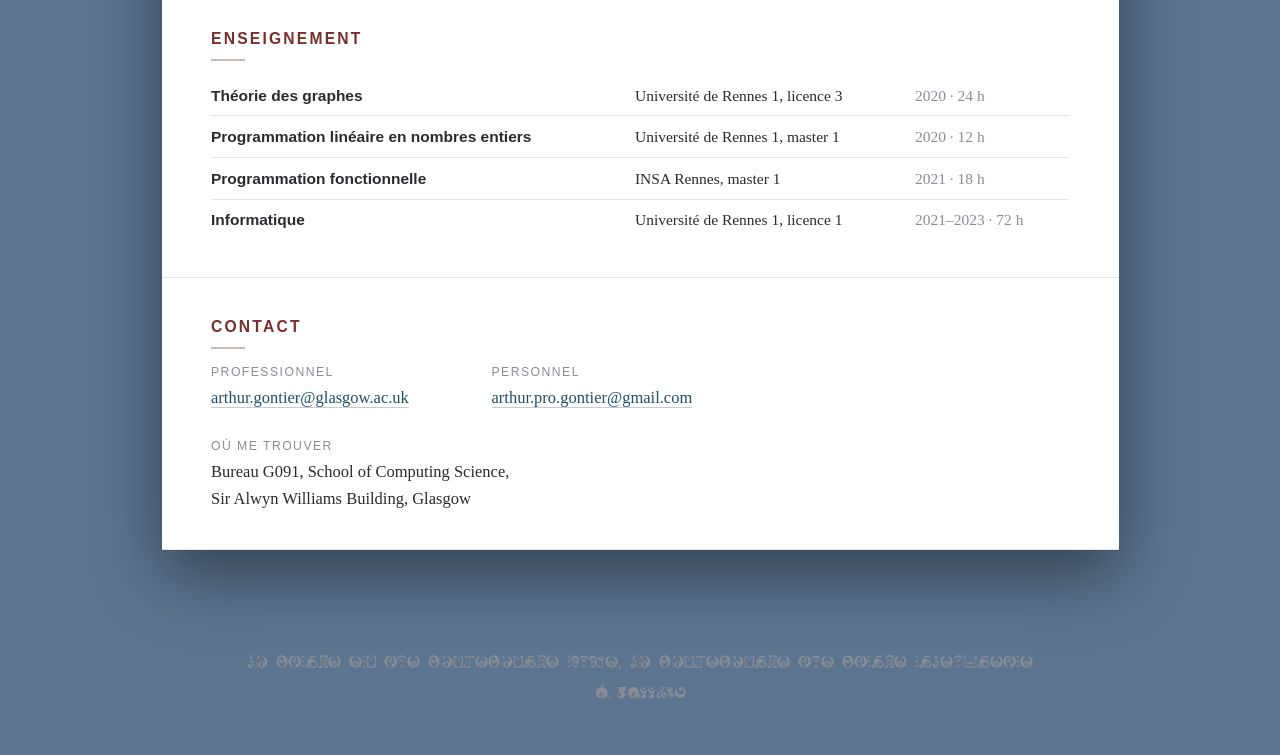
<file: fr/index.html>
<!DOCTYPE HTML>
<html lang="fr">
<head>
<title>Arthur Gontier</title>
<meta charset="utf-8" />
<meta name="viewport" content="width=device-width, initial-scale=1" />
<meta name="description" content="Arthur Gontier - chercheur postdoctoral, section FATA, université de Glasgow. Solveurs de contraintes, preuves vérifiables, cryptanalyse." />
<link rel="icon" href="../favicon.ico" sizes="16x16 32x32 48x48" />
<link rel="icon" type="image/png" sizes="32x32" href="../favicon-32.png" />
<link rel="icon" type="image/png" sizes="192x192" href="../favicon-192.png" />
<link rel="apple-touch-icon" href="../apple-touch-icon.png" />
<link rel="canonical" href="https://arthurgontierpro.github.io/fr/" />
<link rel="alternate" hreflang="en" href="https://arthurgontierpro.github.io/" />
<link rel="alternate" hreflang="fr" href="https://arthurgontierpro.github.io/fr/" />
<link rel="alternate" hreflang="x-default" href="https://arthurgontierpro.github.io/" />

<meta property="og:type" content="profile" />
<meta property="og:site_name" content="Arthur Gontier" />
<meta property="og:url" content="https://arthurgontierpro.github.io/fr/" />
<meta property="og:title" content="Arthur Gontier" />
<meta property="og:description" content="Chercheur postdoctoral, section FATA, université de Glasgow. Solveurs de contraintes, preuves vérifiables, cryptanalyse." />
<meta property="og:image" content="https://arthurgontierpro.github.io/images/me.jpg" />
<meta property="og:image:width" content="480" />
<meta property="og:image:height" content="360" />
<meta property="og:image:alt" content="Arthur Gontier" />
<meta property="og:locale" content="fr_FR" />
<meta property="og:locale:alternate" content="en_GB" />
<meta property="profile:first_name" content="Arthur" />
<meta property="profile:last_name" content="Gontier" />
<meta name="twitter:card" content="summary" />
<meta name="twitter:title" content="Arthur Gontier" />
<meta name="twitter:description" content="Chercheur postdoctoral, section FATA, université de Glasgow. Solveurs de contraintes, preuves vérifiables, cryptanalyse." />
<meta name="twitter:image" content="https://arthurgontierpro.github.io/images/me.jpg" />
<meta name="twitter:image:alt" content="Arthur Gontier" />

<script>
/* Runs before anything is painted. Adding .js is what switches on the entrance
   animations, so a browser without scripting shows the page as-is instead of a
   blank sheet. The timer is the second half of that guarantee: the reveal
   script at the end of <body> clears it, so if that script never runs to
   completion the page un-hides itself anyway. */
(function (d) {
	var h = d.documentElement;
	h.className = h.className ? h.className + ' js' : 'js';
	window.__revealFailsafe = setTimeout(function () { h.className += ' reveal-all'; }, 3000);
})(document);
</script>

<link rel="stylesheet" href="../assets/css/fontawesome-all.min.css" />
<style>

/* ------------------------------------------------------------------ fonts */

@font-face { font-family: 'mm'; src: url(../assets/css/MadokaMusical.ttf) format('truetype'); font-display: swap; }
@font-face { font-family: 'mr'; src: url(../assets/css/runes.ttf) format('truetype'); font-display: swap; }

/* ------------------------------------------------------------------ base  */

:root {
	--sheet:      #ffffff;
	--ink:        #2b2b2f;
	--ink-soft:   #5d6068;
	--ink-faint:  #8a8d95;
	--rule:       #e3e4e8;
	--accent:     #7a2f2f;
	--accent-alt: #1f4f63;
	--tag:        #f2f2f4;
	--maxw:       58em;
}

* { box-sizing: border-box; }

html { scroll-behavior: smooth; scroll-padding-top: 4.5em; }

body {
	margin: 0;
	/* Painted immediately (average colour of bg.jpg) so the page is never
	   blank while the photo downloads on a slow connection. */
	background-color: #5d7591;
	background-image: url("../assets/css/images/overlay.png"), url("../assets/css/images/bg.jpg");
	background-repeat: repeat, no-repeat;
	background-size: auto, cover;
	background-attachment: fixed;
	background-position: center;
	font-family: Georgia, 'Times New Roman', serif;
	font-size: 16.5px;
	line-height: 1.62;
	color: var(--ink);
	-webkit-text-size-adjust: 100%;
}

/* Serve WebP (~135K vs ~198K) where the browser supports it. Declared as an
   override so browsers without image-set() keep the JPEG above. */
@supports (background-image: image-set(url("../assets/css/images/bg.webp") type("image/webp"))) {
	body {
		background-image:
			url("../assets/css/images/overlay.png"),
			image-set(url("../assets/css/images/bg.webp") type("image/webp"),
			          url("../assets/css/images/bg.jpg")  type("image/jpeg"));
	}
}

/* Phones/tablets: a 1024px-wide copy (~32K WebP / ~52K JPEG) is plenty at these
   viewport sizes, and background-attachment:fixed is dropped because it forces
   a full-screen repaint on every scroll frame on mobile GPUs. */
@media screen and (max-width: 980px) {
	body {
		background-image: url("../assets/css/images/overlay.png"), url("../assets/css/images/bg-small.jpg");
		background-attachment: scroll;
	}
}

@supports (background-image: image-set(url("../assets/css/images/bg.webp") type("image/webp"))) {
	@media screen and (max-width: 980px) {
		body {
			background-image:
				url("../assets/css/images/overlay.png"),
				image-set(url("../assets/css/images/bg-small.webp") type("image/webp"),
				          url("../assets/css/images/bg-small.jpg")  type("image/jpeg"));
		}
	}
}

/* Users who have asked their browser to save data get the flat colour only. */
@media (prefers-reduced-data: reduce) {
	body { background-image: url("../assets/css/images/overlay.png"); }
}

@media screen and (max-width: 736px) { body { font-size: 15.5px; } }

a { color: var(--accent-alt); text-decoration: none; border-bottom: 1px solid rgba(31,79,99,0.28); }
a:hover { color: var(--accent); border-bottom-color: rgba(122,47,47,0.5); }

h1, h2, h3 { font-family: 'Helvetica Neue', Helvetica, Arial, sans-serif; font-weight: 600; letter-spacing: -0.01em; }

/* ------------------------------------------------------------------ shell */

#sheet {
	max-width: var(--maxw);
	margin: 2.5em auto 3.5em auto;
	background: var(--sheet);
	box-shadow: 0 1.5em 4em rgba(0,0,0,0.45);
	transition: opacity 0.9s ease-in-out, transform 0.9s ease-in-out;
}

/* The entrance animations start from opacity:0, so they are applied only once
   the inline head script has set .js on <html>. Without scripting the page is
   simply visible, rather than a permanently blank white sheet. */
html.js #sheet { opacity: 0; transform: translateY(0.6em); }
html.js body.is-ready #sheet { opacity: 1; transform: none; }

@media screen and (max-width: 980px) { #sheet { margin: 0 auto; } }

/* ------------------------------------------------------------------ header */

header.masthead .identity { flex: 1 1 auto; min-width: 0; }

header.masthead {
	display: flex;
	align-items: center;
	gap: 2em;
	padding: 2.75em 3em 2.25em 3em;
	border-bottom: 1px solid var(--rule);
}

header.masthead .portrait {
	position: relative;
	flex: 0 0 auto;
	width: 9.5em;
	height: 9.5em;
	border-radius: 50%;
	overflow: hidden;
	box-shadow: 0 0.4em 1.5em rgba(0,0,0,0.25);
}

header.masthead .portrait img {
	display: block; width: 100%; height: 100%;
	object-fit: cover; object-position: center;
	transition: transform 0.8s ease;
}

header.masthead .portrait:hover img { transform: scale(1.06); }

header.masthead .portrait:after {
	content: ''; position: absolute; inset: 0;
	background: url("../assets/css/images/overlay.png");
	opacity: 0.35; pointer-events: none;
}

header.masthead h1 {
	margin: 0 0 0.15em 0;
	font-size: 2.35em;
	line-height: 1.1;
}

header.masthead .role {
	margin: 0 0 0.7em 0;
	font-family: 'Helvetica Neue', Helvetica, Arial, sans-serif;
	font-size: 1.02em;
	color: var(--ink-soft);
}

header.masthead ul.facts {
	list-style: none;
	margin: 0; padding: 0;
	font-family: 'Helvetica Neue', Helvetica, Arial, sans-serif;
	font-size: 0.88em;
	color: var(--ink-soft);
}

header.masthead ul.facts li { margin: 0.2em 0; }

header.masthead ul.facts li.idlinks { display: flex; align-items: center; gap: 0.95em; margin-top: 0.7em; }

header.masthead ul.facts li.idlinks a {
	display: block;
	border: none;
	color: var(--ink-faint);
	transition: color 0.25s ease, transform 0.25s ease;
}

header.masthead ul.facts li.idlinks a:hover { color: var(--accent); transform: translateY(-2px); }

header.masthead ul.facts li.idlinks svg {
	display: block;
	width: 1.25em;
	height: 1.25em;
	fill: currentColor;
}
header.masthead ul.facts li .fas, header.masthead ul.facts li .far { color: var(--ink-faint); width: 1.2em; margin-right: 0.45em; }

/* ------------------------------------------------------------------ nav */

nav#nav {
	position: sticky; top: 0; z-index: 10;
	display: flex; flex-wrap: wrap;
	gap: 0.25em 1.6em;
	padding: 0.75em 3em;
	background: rgba(255,255,255,0.96);
	backdrop-filter: blur(6px);
	border-bottom: 1px solid var(--rule);
	font-family: 'Helvetica Neue', Helvetica, Arial, sans-serif;
	font-size: 0.86em;
	letter-spacing: 0.06em;
	text-transform: uppercase;
}

nav#nav a {
	position: relative;
	color: var(--ink-soft);
	border: none;
	padding: 0.2em 0;
}

nav#nav a:after {
	content: ''; position: absolute; left: 0; bottom: 0;
	height: 2px; width: 100%;
	background: var(--accent);
	transform: scaleX(0); transform-origin: left;
	transition: transform 0.35s ease;
}

nav#nav a:hover, nav#nav a.active { color: var(--accent); }
nav#nav a:hover:after, nav#nav a.active:after { transform: scaleX(1); }

/* ------------------------------------------------------------------ language switch */

.namerow {
	display: flex;
	align-items: baseline;
	justify-content: space-between;
	gap: 1em;
}

#lang { display: flex; align-items: baseline; flex: 0 0 auto; }

#lang a {
	font-family: 'Helvetica Neue', Helvetica, Arial, sans-serif;
	font-size: 0.8em;
	/* <a> inherits the body line-height where a <button> used the UA default;
	   without this the separator rule between EN and FR grows taller. */
	line-height: normal;
	letter-spacing: 0.08em;
	background: none;
	border: none;
	padding: 0.2em 0.45em;
	color: var(--ink-faint);
	cursor: pointer;
	transition: color 0.25s ease;
}

#lang a + a { border-left: 1px solid var(--rule); }
#lang a:hover { color: var(--accent); border-bottom: none; }
#lang a.active { color: var(--ink); font-weight: 600; }

@media screen and (max-width: 736px) { .namerow { justify-content: center; gap: 0.8em; } }

/* ------------------------------------------------------------------ sections */

section {
	padding: 2.2em 3em;
	border-bottom: 1px solid var(--rule);
	transition: opacity 0.7s ease-out, transform 0.7s ease-out;
}

html.js section { opacity: 0; transform: translateY(1.1em); }
html.js section.revealed { opacity: 1; transform: none; }
html.js body.no-anim section { opacity: 1; transform: none; }

/* Failsafe: armed by the head script, disarmed only when the reveal script has
   run to completion. If that script throws, is blocked, or never loads, this
   shows the whole page a few seconds later instead of leaving it blank. */
html.reveal-all #sheet,
html.reveal-all section { opacity: 1 !important; transform: none !important; }

section > h2 {
	margin: 0 0 0.9em 0;
	font-size: 0.95em;
	text-transform: uppercase;
	letter-spacing: 0.14em;
	color: var(--accent);
}

section > h2:after {
	content: '';
	display: block;
	width: 2.2em; height: 2px;
	margin-top: 0.5em;
	background: var(--accent);
	opacity: 0.35;
}

section p { margin: 0 0 0.85em 0; }
section p:last-child { margin-bottom: 0; }

ul.interests { margin: 0; padding-left: 1.15em; }
ul.interests li { margin: 0.35em 0; }
ul.interests li b { font-family: 'Helvetica Neue', Helvetica, Arial, sans-serif; font-size: 0.94em; }

/* ------------------------------------------------------------------ publications */

ol.pubs { list-style: none; margin: 0; padding: 0; }

/* Group headings inside a section: clearly subordinate to the section's own h2,
   which is why they are smaller and faint rather than accent-coloured. */
section > h3 {
	margin: 1.75em 0 0.6em 0;
	font-family: 'Helvetica Neue', Helvetica, Arial, sans-serif;
	font-weight: 600;
	font-size: 0.78em;
	text-transform: uppercase;
	letter-spacing: 0.12em;
	color: var(--ink-faint);
}

section > h3:first-of-type { margin-top: 0; }

ol.pubs > li {
	position: relative;
	padding: 0.75em 0 0.75em 0;
	border-top: 1px solid var(--rule);
	transition: background 0.25s ease;
}

ol.pubs > li:first-child { border-top: none; }
ol.pubs > li:hover { background: #fbfbfc; }

.pub-title {
	display: block;
	font-family: 'Helvetica Neue', Helvetica, Arial, sans-serif;
	font-weight: 600;
	font-size: 1.01em;
	line-height: 1.35;
	margin-bottom: 0.15em;
}

.pub-authors { display: block; font-size: 0.94em; color: var(--ink-soft); }
.pub-authors .me { color: var(--ink); font-weight: bold; }
.pub-venue { display: block; font-size: 0.92em; color: var(--ink-faint); font-style: italic; margin-top: 0.1em; }

.pub-links { margin-top: 0.4em; font-family: 'Helvetica Neue', Helvetica, Arial, sans-serif; font-size: 0.78em; }

.pub-links a {
	display: inline-block;
	margin: 0.18em 0.35em 0 0;
	padding: 0.15em 0.7em;
	border: 1px solid var(--rule);
	border-radius: 2em;
	background: var(--tag);
	color: var(--ink-soft);
	letter-spacing: 0.04em;
	text-transform: uppercase;
	transition: background 0.2s ease, color 0.2s ease, border-color 0.2s ease, transform 0.2s ease;
}

.pub-links a:hover {
	background: var(--accent);
	border-color: var(--accent);
	color: #fff;
	transform: translateY(-1px);
}

/* ------------------------------------------------------------------ teaching table */

table.teaching { width: 100%; border-collapse: collapse; font-size: 0.94em; }
table.teaching td { padding: 0.5em 0.8em 0.5em 0; border-bottom: 1px solid var(--rule); vertical-align: top; }
table.teaching tr:last-child td { border-bottom: none; }
table.teaching td.course { font-family: 'Helvetica Neue', Helvetica, Arial, sans-serif; font-weight: 600; }
table.teaching td.meta { color: var(--ink-faint); white-space: nowrap; }

/* ------------------------------------------------------------------ contact */

.contact-grid { display: flex; flex-wrap: wrap; gap: 1.5em 3em; }
.contact-grid div { min-width: 14em; }
.contact-grid .label {
	display: block;
	font-family: 'Helvetica Neue', Helvetica, Arial, sans-serif;
	font-size: 0.74em; text-transform: uppercase; letter-spacing: 0.12em;
	color: var(--ink-faint); margin-bottom: 0.2em;
}

/* ------------------------------------------------------------------ footer */

#footer {
	padding: 1.6em 3em 2em 3em;
	text-align: center;
	color: var(--ink-faint);
	font-size: 0.95em;
}

#footer .quote { font-family: 'mm'; line-height: 1.9; }
#footer .quote i { font-family: 'mr'; font-style: normal; }

/* ------------------------------------------------------------------ top link */

#totop {
	position: fixed; right: 1.4em; bottom: 1.4em; z-index: 20;
	width: 2.6em; height: 2.6em; line-height: 2.6em;
	text-align: center;
	background: rgba(0,0,0,0.62);
	color: #fff; border: none; border-radius: 50%;
	opacity: 0; pointer-events: none;
	transition: opacity 0.4s ease, transform 0.4s ease, background 0.25s ease;
	transform: translateY(0.6em);
}

#totop.show { opacity: 1; pointer-events: auto; transform: none; }
#totop:hover { background: var(--accent); color: #fff; }

/* ------------------------------------------------------------------ small screens */

@media screen and (max-width: 736px) {
	header.masthead { flex-direction: column; text-align: center; gap: 1.2em; padding: 2em 1.5em 1.5em 1.5em; }
	header.masthead ul.facts { text-align: left; display: inline-block; }
	nav#nav { padding: 0.6em 1.5em; gap: 0.2em 1.1em; font-size: 0.78em; }
	section, #footer { padding-left: 1.5em; padding-right: 1.5em; }
}

@media (prefers-reduced-motion: reduce) {
	html { scroll-behavior: auto; }
	html #sheet, html section,
	html.js #sheet, html.js section { transition: none; opacity: 1; transform: none; }
}

</style>
</head>
<body class="is-preload">

<div id="sheet">

	<!-- Masthead -->
	<header class="masthead">
		<div class="portrait"><picture>
			<source srcset="../images/me.webp" type="image/webp" />
			<img src="../images/me.jpg" alt="Arthur Gontier" width="480" height="360" decoding="async" />
		</picture></div>
		<div class="identity">
			<div class="namerow">
				<h1>Arthur Gontier</h1>
				<span id="lang"><a href="../" hreflang="en">EN</a><a href="./" hreflang="fr" class="active" aria-current="page">FR</a></span>
			</div>
			<p class="role">Chercheur postdoctoral &mdash; des solveurs qui prouvent leur raisonnement</p>
			<ul class="facts">
				<li><span class="fas fa-university"></span><a href="https://www.gla.ac.uk/schools/computing/research/researchsections/fata-section/">&Eacute;quipe FATA</a>, School of Computing Science, universit&eacute; de Glasgow</li>
				<li><span class="fas fa-map-marker-alt"></span>Bureau G091, Sir Alwyn Williams Building, Glasgow</li>
				<li><span class="fas fa-envelope"></span><a href="mailto:arthur.gontier@glasgow.ac.uk">arthur.gontier@glasgow.ac.uk</a></li>
				<li><span class="fas fa-file-alt"></span><a href="../pdf/CV.pdf">Curriculum vit&aelig;</a> &middot; <a href="https://ged.univ-rennes1.fr/nuxeo/site/esupversions/d53e58d8-c471-46ff-90b6-c5138ef141b2?inline">th&egrave;se de doctorat</a></li>
				<li class="idlinks">
					<a href="https://scholar.google.com/citations?user=yz2kLeUAAAAJ&amp;hl=fr&amp;oi=ao" title="Google Scholar" aria-label="Google Scholar"><svg viewBox="0 0 24 24" role="img" aria-hidden="true" focusable="false"><path d="M5.242 13.769L0 9.5 12 0l12 9.5-5.242 4.269C17.548 11.249 14.978 9.5 12 9.5c-2.977 0-5.548 1.748-6.758 4.269zM12 10a7 7 0 1 0 0 14 7 7 0 0 0 0-14z"/></svg></a>
					<a href="https://dblp.org/pid/303/4357.html" title="DBLP" aria-label="DBLP"><svg viewBox="0 0 24 24" role="img" aria-hidden="true" focusable="false"><path d="M3.075.002c-.096.013-.154.092-.094.31L4.97 7.73 3.1 8.6s-.56.26-.4.85l2.45 9.159s.16.59.72.33l6.169-2.869 1.3-.61s.52-.24.42-.79l-.01-.06-1.13-4.22-.658-2.45-.672-2.49v-.04s-.16-.59-.84-1L3.5.141s-.265-.16-.425-.139zM18.324 5.03a.724.724 0 0 0-.193.06l-5.602 2.6.862 3.2 1.09 4.08.01.06c.05.47-.411.79-.411.79l-1.88.87.5 1.89.04.1c.07.17.28.6.81.91l6.95 4.269s.68.41.52-.17l-1.981-7.4 1.861-.86s.56-.26.4-.85L18.85 5.42s-.116-.452-.526-.39z"/></svg></a>
					<a href="https://orcid.org/0000-0002-9579-5584" title="ORCID" aria-label="ORCID"><svg viewBox="0 0 24 24" role="img" aria-hidden="true" focusable="false"><path fill-rule="evenodd" d="M12 0C5.372 0 0 5.372 0 12s5.372 12 12 12 12-5.372 12-12S18.628 0 12 0zM7.369 4.378c.525 0 .947.431.947.947 0 .525-.422.947-.947.947a.95.95 0 0 1-.947-.947c0-.516.422-.947.947-.947zm-.722 3.038h1.444v10.041H6.647V7.416zm3.562 0h3.9c3.712 0 5.344 2.653 5.344 5.025 0 2.578-2.016 5.025-5.325 5.025h-3.919V7.416zm1.444 1.303v7.444h2.297c2.359 0 3.588-1.444 3.588-3.722 0-2.081-1.088-3.722-3.588-3.722h-2.297z"/></svg></a>
					<a href="https://github.com/ArthurGontierPro" title="GitHub" aria-label="GitHub"><svg viewBox="0 0 24 24" role="img" aria-hidden="true" focusable="false"><path d="M12 .297c-6.63 0-12 5.373-12 12 0 5.303 3.438 9.8 8.205 11.385.6.113.82-.258.82-.577 0-.285-.01-1.04-.015-2.04-3.338.724-4.042-1.61-4.042-1.61C4.422 18.07 3.633 17.7 3.633 17.7c-1.087-.744.084-.729.084-.729 1.205.084 1.838 1.236 1.838 1.236 1.07 1.835 2.809 1.305 3.495.998.108-.776.417-1.305.76-1.605-2.665-.3-5.466-1.332-5.466-5.93 0-1.31.465-2.38 1.235-3.22-.135-.303-.54-1.523.105-3.176 0 0 1.005-.322 3.3 1.23.96-.267 1.98-.399 3-.405 1.02.006 2.04.138 3 .405 2.28-1.552 3.285-1.23 3.285-1.23.645 1.653.24 2.873.12 3.176.765.84 1.23 1.91 1.23 3.22 0 4.61-2.805 5.625-5.475 5.92.42.36.81 1.096.81 2.22 0 1.606-.015 2.896-.015 3.286 0 .315.21.69.825.57C20.565 22.092 24 17.592 24 12.297c0-6.627-5.373-12-12-12"/></svg></a>
				</li>
			</ul>
		</div>
	</header>

	<!-- Nav -->
	<nav id="nav">
		<a href="#about">Pr&eacute;sentation</a>
		<a href="#research">Recherche</a>
		<a href="#publications">Publications</a>
		<a href="#talks">Expos&eacute;s</a>
		<a href="#phd">Th&egrave;se</a>
		<a href="#teaching">Enseignement</a>
		<a href="#contact">Contact</a>
	</nav>

	<!-- About -->
	<section id="about">
		<h2>Pr&eacute;sentation</h2>
		<p>Depuis janvier 2024, je suis chercheur postdoctoral &agrave; l&rsquo;universit&eacute; de Glasgow, dans la <a href="https://www.gla.ac.uk/schools/computing/research/researchsections/fata-section/">section FATA</a>. Je travaille avec <a href="https://ciaranm.github.io/">Ciaran McCreesh</a>, <a href="https://matthewmcilree.com/">Matthew McIlree</a> et le <a href="https://veripb.github.io/">groupe VeriPB</a> sur des solveurs certifiants, c&rsquo;est-&agrave;-dire des solveurs d&rsquo;optimisation sous contraintes qui g&eacute;n&egrave;rent une preuve v&eacute;rifiable de leur raisonnement.</p>
		<p>Auparavant, j&rsquo;ai effectu&eacute; ma th&egrave;se sur la cryptanalyse sym&eacute;trique &agrave; l&rsquo;aide de langages d&eacute;claratifs. J&rsquo;ai utilis&eacute; des solveurs de contraintes, de programmation lin&eacute;aire et de satisfiabilit&eacute; bool&eacute;enne, mais aussi des algorithmes d&eacute;di&eacute;s, pour trouver des caract&eacute;ristiques diff&eacute;rentielles ou monter des attaques par cube, par exemple. Je travaillais dans l&rsquo;&eacute;quipe <a href="https://team.inria.fr/capsule/">CAPSULE</a> &agrave; Rennes, encadr&eacute; par <a href="https://people.irisa.fr/Stephanie.Delaune/">St&eacute;phanie Delaune</a>, <a href="http://people.irisa.fr/Patrick.Derbez/">Patrick Derbez</a> et <a href="https://cprudhom.github.io/">Charles Prud&rsquo;homme</a>.</p>
		<p>Avant cela, j&rsquo;ai obtenu le master Optimisation et recherche op&eacute;rationnelle &agrave; Nantes et &agrave; Bruxelles, et j&rsquo;ai effectu&eacute; plusieurs stages de recherche sur l&rsquo;optimisation multi-objectif, l&rsquo;analyse statique de programmes et les explications en programmation par contraintes.</p>
	</section>

	<!-- Research -->
	<section id="research">
		<h2>Th&egrave;mes de recherche</h2>
		<ul class="interests">
			<li><b>G&eacute;n&eacute;ration de preuves pour les solveurs d&rsquo;optimisation sous contraintes.</b> Faire en sorte qu&rsquo;un solveur justifie chacune de ses d&eacute;ductions, afin que ses r&eacute;ponses puissent &ecirc;tre v&eacute;rifi&eacute;es ind&eacute;pendamment. Je travaille actuellement sur la simplification des preuves VeriPB, pour rendre leur v&eacute;rification praticable, mais aussi pour expliquer les raisonnements critiques des solveurs.</li>
			<li><b>Solveurs g&eacute;n&eacute;riques pour la cryptanalyse.</b> Mod&eacute;liser des propri&eacute;t&eacute;s cryptographiques pour les r&eacute;soudre avec des solveurs peut mener &agrave; de nouvelles d&eacute;couvertes. De plus, si ces solveurs sont certifiants, on peut en d&eacute;duire des preuves de s&eacute;curit&eacute;.</li>
			<li><b>Analyse de conflits, explications et g&eacute;n&eacute;ration de preuves.</b> D&eacute;mocratiser l&rsquo;utilisation des explications de conflits et des justifications de propagation, en g&eacute;n&eacute;rant des explications pour les contraintes globales &agrave; partir de leurs d&eacute;compositions et en externalisant les justifications des propagateurs.</li>
			<li><b>Outils g&eacute;n&eacute;riques de cryptanalyse.</b> J&rsquo;ai contribu&eacute; &agrave; <a href="https://gitlab.limos.fr/iia_lulibral/tagada">TAGADA</a>, un outil o&ugrave; chacun peut mod&eacute;liser un chiffrement par blocs et en obtenir automatiquement la cryptanalyse diff&eacute;rentielle. Ce genre d&rsquo;outil est pr&eacute;cieux pour automatiser et acc&eacute;l&eacute;rer la cryptanalyse.</li>
		</ul>
	</section>

	<!-- Publications -->
	<section id="publications">
		<h2>Publications</h2>

		<h3>Conf&eacute;rences internationales &agrave; comit&eacute; de lecture</h3>
		<ol class="pubs">

			<li>
				<span class="pub-title">Trimming pseudo-Boolean proofs</span>
				<span class="pub-authors">Berhan Oumer Adame, Bart Bogaerts, Benjamin Bog&oslash;, Simon Dold, <span class="me">Arthur Gontier</span>, Wietze Koops, Ciaran McCreesh, Matthew McIlree, Jakob Nordstr&ouml;m, Andy Oertel, Adrian Rebola&#8209;Pardo, Mark Turnbull</span>
				<span class="pub-venue">Formal Methods in Computer-Aided Design (FMCAD 2026), Graz, Autriche, 14&ndash;18 septembre 2026 &mdash; accept&eacute; pour publication</span>
				<span class="pub-links">
					<a href="https://jakobnordstrom.se/docs/publications/TrimmingPseudo-BooleanProofs_FMCAD.pdf">pdf</a>
					<a href="https://zenodo.org/records/20136181">code</a>
				</span>
			</li>

			<li>
				<span class="pub-title">Faster certified symmetry breaking using orders with auxiliary variables</span>
				<span class="pub-authors">Markus Anders, Bart Bogaerts, Benjamin Bog&oslash;, <span class="me">Arthur Gontier</span>, Wietze Koops, Ciaran McCreesh, Magnus O. Myreen, Jakob Nordstr&ouml;m, Andy Oertel, Adrian Rebola&#8209;Pardo, Yong Kiam Tan.</span>
				<span class="pub-venue">40th AAAI Conference on Artificial Intelligence (AAAI 2026), 2026</span>
				<span class="pub-links">
					<a href="https://ciaranm.github.io/papers/aaai2026-symmetries.pdf">pdf</a>
					<a href="https://github.com/markusa4/satsuma">code</a>
				</span>
			</li>

			<li>
				<span class="pub-title">A CP-based automatic tool for instantiating truncated differential characteristics</span>
				<span class="pub-authors">Fran&ccedil;ois Delobel, Patrick Derbez, <span class="me">Arthur Gontier</span>, Lo&iuml;c Rouquette, Christine Solnon</span>
				<span class="pub-venue">International Conference on Cryptology in India (INDOCRYPT 2023), pages 247&ndash;268, Springer, 2023</span>
				<span class="pub-links">
					<a href="https://eprint.iacr.org/2023/1831.pdf">pdf</a>
					<a href="../pdf/Slides2023TAGADA.pdf">slides</a>
					<a href="https://gitlab.com/tagada-framework/tagada">code</a>
				</span>
			</li>

			<li>
				<span class="pub-title">New algorithm for exhausting optimal permutations for generalized Feistel networks</span>
				<span class="pub-authors">St&eacute;phanie Delaune, Patrick Derbez, <span class="me">Arthur Gontier</span>, Charles Prud'homme</span>
				<span class="pub-venue">Progress in Cryptology &ndash; INDOCRYPT 2022, LNCS 13774, pages 103&ndash;124, Springer, 2022</span>
				<span class="pub-links">
					<a href="https://eprint.iacr.org/2023/023.pdf">pdf</a>
					<a href="../pdf/Slides2022Feistel.pdf">slides</a>
					<a href="https://www.youtube.com/live/6canW5at3e4?feature=share&amp;t=1534">exposé</a>
					<a href="https://gitlab.inria.fr/agontier/ANewAlgoForGFN">code</a>
				</span>
			</li>

			<li>
				<span class="pub-title">A simpler model for recovering superpoly on Trivium</span>
				<span class="pub-authors">St&eacute;phanie Delaune, Patrick Derbez, <span class="me">Arthur Gontier</span>, Charles Prud'homme</span>
				<span class="pub-venue">Selected Areas in Cryptography &ndash; SAC 2021, LNCS 13203, pages 266&ndash;285, Springer, 2021</span>
				<span class="pub-links">
					<a href="https://eprint.iacr.org/2021/1191.pdf">pdf</a>
					<a href="../pdf/Slides2021Trivium.pdf">slides</a>
					<a href="https://youtu.be/UV7X9zJOJsw">exposé</a>
					<a href="https://gitlab.inria.fr/agontier/trivium-superpoly">code</a>
				</span>
			</li>

		</ol>

		<h3>Workshops et congr&egrave;s nationaux</h3>
		<ol class="pubs">

			<li>
				<span class="pub-title">Diffusion totale dans le sch&eacute;ma de Feistel g&eacute;n&eacute;ralis&eacute;</span>
				<span class="pub-authors">St&eacute;phanie Delaune, Patrick Derbez, <span class="me">Arthur Gontier</span>, Charles Prud'homme</span>
				<span class="pub-venue">ROADEF 2022, 23<sup>e</sup> congr&egrave;s annuel de la Soci&eacute;t&eacute; fran&ccedil;aise de recherche op&eacute;rationnelle et d&rsquo;aide &agrave; la d&eacute;cision, Villeurbanne &ndash; Lyon, France, f&eacute;vrier 2022</span>
				<span class="pub-links">
					<a href="https://hal.science/hal-03595277v1/document">pdf</a>
					<a href="../pdf/Slides2022ROADEF.pdf">slides</a>
				</span>
			</li>

			<li>
				<span class="pub-title">Conflict analysis in CP solving: explanation generation from constraint decomposition</span>
				<span class="pub-authors"><span class="me">Arthur Gontier</span>, Charlotte Truchet, Charles Prud'homme</span>
				<span class="pub-venue">Workshop &laquo;&nbsp;From Constraint Programming to Trustworthy AI&nbsp;&raquo; de CP 2020, 26th International Conference on Principles and Practice of Constraint Programming, Louvain-la-Neuve, Belgique, septembre 2020</span>
				<span class="pub-links">
					<a href="https://hal.science/hal-03179630v1/document">pdf</a>
					<a href="../pdf/Slides2023ROADEF.pdf">slides</a>
					<a href="https://github.com/ArthurGontierPro/Explaining-Global-Constraints-from-Decompositions">code</a>
				</span>
			</li>

		</ol>
	</section>

	<!-- Talks -->
	<section id="talks">
		<h2>Expos&eacute;s invit&eacute;s</h2>
		<ol class="pubs">
			<li>
				<span class="pub-title">Trimming pseudo-Boolean proofs</span>
				<span class="pub-venue">International Workshop on Highlights in Organizing and Optimizing Proof-logging Systems (WOOPS) 2026</span>
				<span class="pub-links">
					<a href="../pdf/Slides2026WOOPS.pdf">slides</a>
				</span>
			</li>
			<li>
				<span class="pub-title">Progress on VeriPB proof trimming</span>
				<span class="pub-venue">International Workshop on Highlights in Organizing and Optimizing Proof-logging Systems (WOOPS) 2025</span>
				<span class="pub-links">
					<a href="https://jakobnordstrom.se/WHOOPS25/slides/ArthurGontier.pdf">slides</a>
					<a href="https://youtu.be/LCgSG3CgfSI?si=UosExFefs8ZayO6G">exposé</a>
				</span>
			</li>
			<li>
				<span class="pub-title">First results on VeriPB proof trimming</span>
				<span class="pub-venue">International Workshop on Highlights in Organizing and Optimizing Proof-logging Systems (WOOPS) 2024</span>
				<span class="pub-links">
					<a href="https://jakobnordstrom.se/WHOOPS24/slides/ArthurGontier.pdf">slides</a>
					<a href="https://youtu.be/nCRxQUi-xrs?si=h8WxoOQUjxHEijkP">exposé</a>
				</span>
			</li>
		</ol>
	</section>

	<!-- PhD -->
	<section id="phd">
		<h2>Th&egrave;se de doctorat</h2>
		<ol class="pubs">
			<li>
				<span class="pub-title">Utilisation de solveurs g&eacute;n&eacute;riques pour la cryptanalyse de chiffrements sym&eacute;triques</span>
				<span class="pub-authors"><span class="me">Arthur Gontier</span></span>
				<span class="pub-venue">Th&egrave;se de doctorat, universit&eacute; de Rennes, 2023</span>
				<span class="pub-links">
					<a href="https://ged.univ-rennes1.fr/nuxeo/site/esupversions/d53e58d8-c471-46ff-90b6-c5138ef141b2?inline">pdf</a>
					<a href="../pdf/Slides2023PhD.pdf">slides</a>
					<a href="https://www.youtube.com/live/4HPEH43bKuc?si=TzZlYB9girkBYrjC&amp;t=4254">soutenance</a>
				</span>
			</li>
		</ol>
	</section>

	<!-- Teaching -->
	<section id="teaching">
		<h2>Enseignement</h2>
		<table class="teaching">
			<tr><td class="course">Th&eacute;orie des graphes</td><td>Universit&eacute; de Rennes 1, licence 3</td><td class="meta">2020 &middot; 24 h</td></tr>
			<tr><td class="course">Programmation lin&eacute;aire en nombres entiers</td><td>Universit&eacute; de Rennes 1, master 1</td><td class="meta">2020 &middot; 12 h</td></tr>
			<tr><td class="course">Programmation fonctionnelle</td><td>INSA Rennes, master 1</td><td class="meta">2021 &middot; 18 h</td></tr>
			<tr><td class="course">Informatique</td><td>Universit&eacute; de Rennes 1, licence 1</td><td class="meta">2021&ndash;2023 &middot; 72 h</td></tr>
		</table>
	</section>

	<!-- Contact -->
	<section id="contact">
		<h2>Contact</h2>
		<div class="contact-grid">
			<div>
				<span class="label">Professionnel</span>
				<a href="mailto:arthur.gontier@glasgow.ac.uk">arthur.gontier@glasgow.ac.uk</a>
			</div>
			<div>
				<span class="label">Personnel</span>
				<a href="mailto:arthur.pro.gontier@gmail.com">arthur.pro.gontier@gmail.com</a>
			</div>
			<div>
				<span class="label">O&ugrave; me trouver</span>
				<span>Bureau G091, School of Computing Science,<br />Sir Alwyn Williams Building, Glasgow</span>
			</div>
		</div>
	</section>
</div>
	<!-- Footer -->
	<div id="footer">
		<p class="quote">La musike est une mathematike sonore, la mathematike une musike silencieuse<br /><i>&Eacute;. Herriot</i></p>
	</div>

<a href="#" id="totop" class="fas fa-chevron-up" aria-label="Haut de page"></a>

<script>
(function () {
	var body = document.body;

	// Fade the sheet in. This script sits at the end of <body>, so the document is
	// already parsed; waiting for `load` would keep the page hidden behind any
	// slow image or webfont.
	setTimeout(function () { body.classList.remove('is-preload'); body.classList.add('is-ready'); }, 60);

	var sections = Array.prototype.slice.call(document.querySelectorAll('section'));
	var links = Array.prototype.slice.call(document.querySelectorAll('#nav a'));
	var totop = document.getElementById('totop');

	// Reveal sections as they scroll into view.
	if ('IntersectionObserver' in window) {
		var reveal = new IntersectionObserver(function (entries) {
			entries.forEach(function (e) {
				if (e.isIntersecting) { e.target.classList.add('revealed'); reveal.unobserve(e.target); }
			});
		}, { rootMargin: '0px 0px -8% 0px', threshold: 0.06 });
		sections.forEach(function (s) { reveal.observe(s); });
	} else {
		body.classList.add('no-anim');
	}

	// Highlight the section currently being read.
	function sync() {
		var line = window.innerHeight * 0.28;
		var current = sections[0];
		sections.forEach(function (s) { if (s.getBoundingClientRect().top <= line) current = s; });
		links.forEach(function (a) { a.classList.toggle('active', a.getAttribute('href') === '#' + current.id); });
		totop.classList.toggle('show', window.scrollY > 400);
	}

	var ticking = false;
	window.addEventListener('scroll', function () {
		if (ticking) return;
		ticking = true;
		window.requestAnimationFrame(function () { sync(); ticking = false; });
	}, { passive: true });
	window.addEventListener('resize', sync);
	sync();

	totop.addEventListener('click', function (e) {
		e.preventDefault();
		window.scrollTo({ top: 0, behavior: 'smooth' });
	});

	// Everything set up: the page can no longer get stuck hidden.
	clearTimeout(window.__revealFailsafe);
})();
</script>

</body>
</html>
</file>
